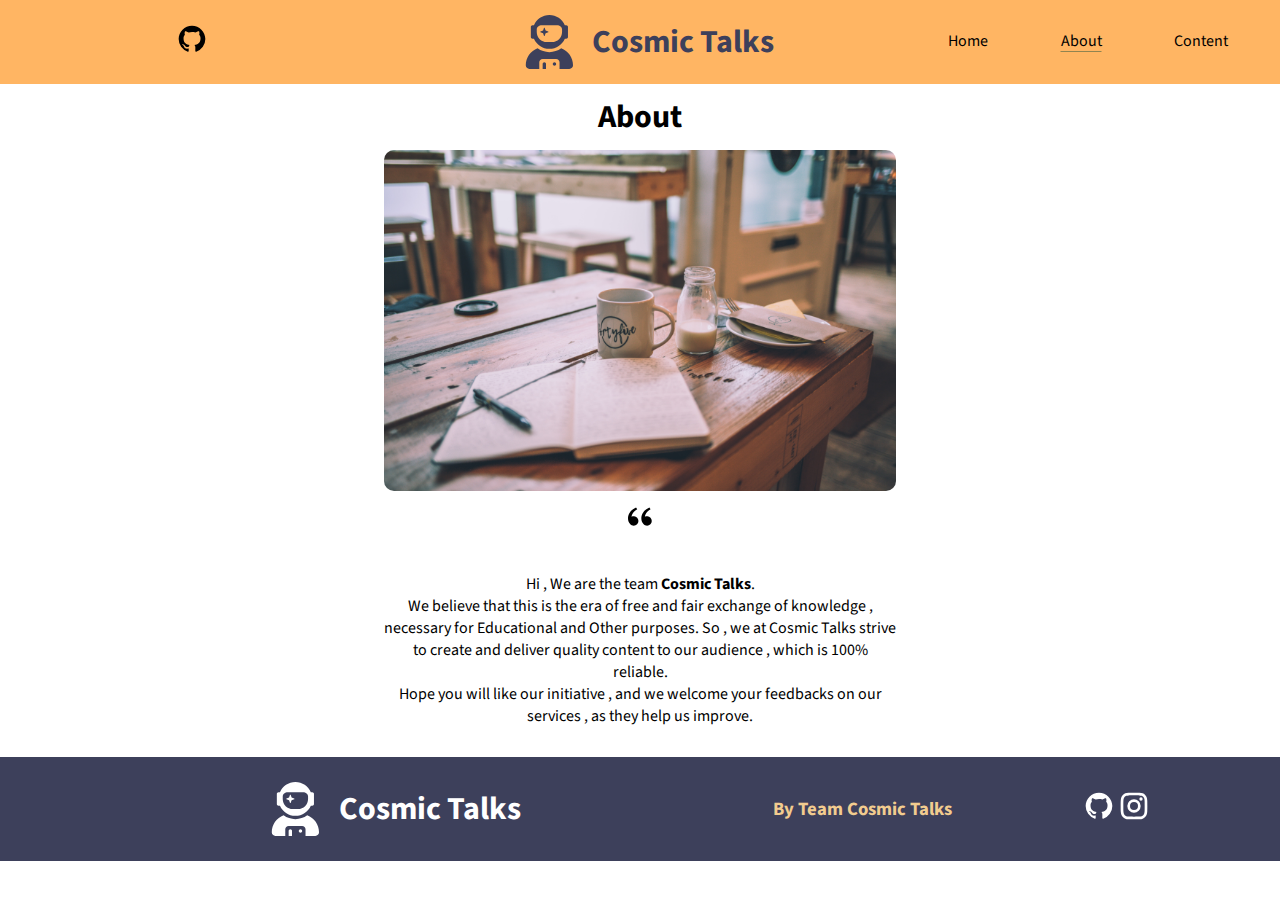
<file: about.html>
<!DOCTYPE html>
<html lang="en">
<head>
    <meta charset="UTF-8">
    <meta http-equiv="X-UA-Compatible" content="IE=edge">
    <meta name="viewport" content="width=device-width, initial-scale=1.0">
    <title>Cosmic Talks</title>
    <link rel="shortcut icon" href="logo.svg" type="image/x-icon">
    <link rel="stylesheet" href="style.css">
</head>
<body>
    <header>
        <div class="git">
            <a href="#"><svg xmlns="http://www.w3.org/2000/svg" viewBox="0 0 24 24" width="32" height="32"><path fill="none" d="M0 0h24v24H0z"/><path d="M12 2C6.475 2 2 6.475 2 12a9.994 9.994 0 0 0 6.838 9.488c.5.087.687-.213.687-.476 0-.237-.013-1.024-.013-1.862-2.512.463-3.162-.612-3.362-1.175-.113-.288-.6-1.175-1.025-1.413-.35-.187-.85-.65-.013-.662.788-.013 1.35.725 1.538 1.025.9 1.512 2.338 1.087 2.912.825.088-.65.35-1.087.638-1.337-2.225-.25-4.55-1.113-4.55-4.938 0-1.088.387-1.987 1.025-2.688-.1-.25-.45-1.275.1-2.65 0 0 .837-.262 2.75 1.026a9.28 9.28 0 0 1 2.5-.338c.85 0 1.7.112 2.5.337 1.912-1.3 2.75-1.024 2.75-1.024.55 1.375.2 2.4.1 2.65.637.7 1.025 1.587 1.025 2.687 0 3.838-2.337 4.688-4.562 4.938.362.312.675.912.675 1.85 0 1.337-.013 2.412-.013 2.75 0 .262.188.574.688.474A10.016 10.016 0 0 0 22 12c0-5.525-4.475-10-10-10z"/></svg></a>
        </div>
        <div class="logo">
            <svg xmlns="http://www.w3.org/2000/svg" viewBox="0 0 448 512"><!--! Font Awesome Pro 6.1.1 by @fontawesome - https://fontawesome.com License - https://fontawesome.com/license (Commercial License) Copyright 2022 Fonticons, Inc. --><path d="M176 448C167.3 448 160 455.3 160 464V512h32v-48C192 455.3 184.8 448 176 448zM272 448c-8.75 0-16 7.25-16 16s7.25 16 16 16s16-7.25 16-16S280.8 448 272 448zM164 172l8.205 24.62c1.215 3.645 6.375 3.645 7.59 0L188 172l24.62-8.203c3.646-1.219 3.646-6.375 0-7.594L188 148L179.8 123.4c-1.215-3.648-6.375-3.648-7.59 0L164 148L139.4 156.2c-3.646 1.219-3.646 6.375 0 7.594L164 172zM336.1 315.4C304 338.6 265.1 352 224 352s-80.03-13.43-112.1-36.59C46.55 340.2 0 403.3 0 477.3C0 496.5 15.52 512 34.66 512H128v-64c0-17.75 14.25-32 32-32h128c17.75 0 32 14.25 32 32v64h93.34C432.5 512 448 496.5 448 477.3C448 403.3 401.5 340.2 336.1 315.4zM64 224h13.5C102.3 280.5 158.4 320 224 320s121.8-39.5 146.5-96H384c8.75 0 16-7.25 16-16v-96C400 103.3 392.8 96 384 96h-13.5C345.8 39.5 289.6 0 224 0S102.3 39.5 77.5 96H64C55.25 96 48 103.3 48 112v96C48 216.8 55.25 224 64 224zM104 136C104 113.9 125.5 96 152 96h144c26.5 0 48 17.88 48 40V160c0 53-43 96-96 96h-48c-53 0-96-43-96-96V136z"/></svg>
            <h1>Cosmic Talks</h1>
        </div>
        <nav>
            <ul>
                <li><a href="index.html">Home</a></li>
                <li><a href="#" class="active">About</a></li>
                <li><a href="content.html">Content</a></li>
            </ul>
        </nav>
    </header>
    <div class="abt">
        <h1>About</h1>
        <img src="about.jpg" alt="Photo by Thom Holmes on Unsplash">
        <svg xmlns="http://www.w3.org/2000/svg" viewBox="0 0 24 24" width="32" height="32"><path fill="none" d="M0 0h24v24H0z"/><path d="M4.583 17.321C3.553 16.227 3 15 3 13.011c0-3.5 2.457-6.637 6.03-8.188l.893 1.378c-3.335 1.804-3.987 4.145-4.247 5.621.537-.278 1.24-.375 1.929-.311 1.804.167 3.226 1.648 3.226 3.489a3.5 3.5 0 0 1-3.5 3.5c-1.073 0-2.099-.49-2.748-1.179zm10 0C13.553 16.227 13 15 13 13.011c0-3.5 2.457-6.637 6.03-8.188l.893 1.378c-3.335 1.804-3.987 4.145-4.247 5.621.537-.278 1.24-.375 1.929-.311 1.804.167 3.226 1.648 3.226 3.489a3.5 3.5 0 0 1-3.5 3.5c-1.073 0-2.099-.49-2.748-1.179z"/></svg>
        <p>
            
            Hi , We are the team <b>Cosmic Talks</b>. <br> We believe that this is the era of free and fair exchange of knowledge , necessary for Educational and Other purposes. So , we at Cosmic Talks strive to create and deliver quality content to our audience  , which is 100% reliable.
            <br>
            Hope you will like our initiative , and we welcome your feedbacks on our services , as they help us improve.
        </p>
    </div>
    <footer>
        <a href="#">
            <div class="logo">
                <svg xmlns="http://www.w3.org/2000/svg" viewBox="0 0 448 512"><!--! Font Awesome Pro 6.1.1 by @fontawesome - https://fontawesome.com License - https://fontawesome.com/license (Commercial License) Copyright 2022 Fonticons, Inc. --><path d="M176 448C167.3 448 160 455.3 160 464V512h32v-48C192 455.3 184.8 448 176 448zM272 448c-8.75 0-16 7.25-16 16s7.25 16 16 16s16-7.25 16-16S280.8 448 272 448zM164 172l8.205 24.62c1.215 3.645 6.375 3.645 7.59 0L188 172l24.62-8.203c3.646-1.219 3.646-6.375 0-7.594L188 148L179.8 123.4c-1.215-3.648-6.375-3.648-7.59 0L164 148L139.4 156.2c-3.646 1.219-3.646 6.375 0 7.594L164 172zM336.1 315.4C304 338.6 265.1 352 224 352s-80.03-13.43-112.1-36.59C46.55 340.2 0 403.3 0 477.3C0 496.5 15.52 512 34.66 512H128v-64c0-17.75 14.25-32 32-32h128c17.75 0 32 14.25 32 32v64h93.34C432.5 512 448 496.5 448 477.3C448 403.3 401.5 340.2 336.1 315.4zM64 224h13.5C102.3 280.5 158.4 320 224 320s121.8-39.5 146.5-96H384c8.75 0 16-7.25 16-16v-96C400 103.3 392.8 96 384 96h-13.5C345.8 39.5 289.6 0 224 0S102.3 39.5 77.5 96H64C55.25 96 48 103.3 48 112v96C48 216.8 55.25 224 64 224zM104 136C104 113.9 125.5 96 152 96h144c26.5 0 48 17.88 48 40V160c0 53-43 96-96 96h-48c-53 0-96-43-96-96V136z"/></svg>
                <h1>Cosmic Talks</h1>
            </div>
        </a>
        <h3>By Team Cosmic Talks</h3>
        <div class="social">
            <a target="_blank" href=""><svg id="gh" xmlns="http://www.w3.org/2000/svg" viewBox="0 0 24 24" width="32" height="32"><path fill="none" d="M0 0h24v24H0z"/><path d="M12 2C6.475 2 2 6.475 2 12a9.994 9.994 0 0 0 6.838 9.488c.5.087.687-.213.687-.476 0-.237-.013-1.024-.013-1.862-2.512.463-3.162-.612-3.362-1.175-.113-.288-.6-1.175-1.025-1.413-.35-.187-.85-.65-.013-.662.788-.013 1.35.725 1.538 1.025.9 1.512 2.338 1.087 2.912.825.088-.65.35-1.087.638-1.337-2.225-.25-4.55-1.113-4.55-4.938 0-1.088.387-1.987 1.025-2.688-.1-.25-.45-1.275.1-2.65 0 0 .837-.262 2.75 1.026a9.28 9.28 0 0 1 2.5-.338c.85 0 1.7.112 2.5.337 1.912-1.3 2.75-1.024 2.75-1.024.55 1.375.2 2.4.1 2.65.637.7 1.025 1.587 1.025 2.687 0 3.838-2.337 4.688-4.562 4.938.362.312.675.912.675 1.85 0 1.337-.013 2.412-.013 2.75 0 .262.188.574.688.474A10.016 10.016 0 0 0 22 12c0-5.525-4.475-10-10-10z" /></svg></a>
            <a target="_blank" href="https://www.instagram.com/cosmic_talks4/?igshid=ZDdkNTZiNTM%3D"><svg id= "ins" xmlns="http://www.w3.org/2000/svg" viewBox="0 0 24 24" width="32" height="32"><path fill="none" d="M0 0h24v24H0z"/><path d="M12 9a3 3 0 1 0 0 6 3 3 0 0 0 0-6zm0-2a5 5 0 1 1 0 10 5 5 0 0 1 0-10zm6.5-.25a1.25 1.25 0 0 1-2.5 0 1.25 1.25 0 0 1 2.5 0zM12 4c-2.474 0-2.878.007-4.029.058-.784.037-1.31.142-1.798.332-.434.168-.747.369-1.08.703a2.89 2.89 0 0 0-.704 1.08c-.19.49-.295 1.015-.331 1.798C4.006 9.075 4 9.461 4 12c0 2.474.007 2.878.058 4.029.037.783.142 1.31.331 1.797.17.435.37.748.702 1.08.337.336.65.537 1.08.703.494.191 1.02.297 1.8.333C9.075 19.994 9.461 20 12 20c2.474 0 2.878-.007 4.029-.058.782-.037 1.309-.142 1.797-.331.433-.169.748-.37 1.08-.702.337-.337.538-.65.704-1.08.19-.493.296-1.02.332-1.8.052-1.104.058-1.49.058-4.029 0-2.474-.007-2.878-.058-4.029-.037-.782-.142-1.31-.332-1.798a2.911 2.911 0 0 0-.703-1.08 2.884 2.884 0 0 0-1.08-.704c-.49-.19-1.016-.295-1.798-.331C14.925 4.006 14.539 4 12 4zm0-2c2.717 0 3.056.01 4.122.06 1.065.05 1.79.217 2.428.465.66.254 1.216.598 1.772 1.153a4.908 4.908 0 0 1 1.153 1.772c.247.637.415 1.363.465 2.428.047 1.066.06 1.405.06 4.122 0 2.717-.01 3.056-.06 4.122-.05 1.065-.218 1.79-.465 2.428a4.883 4.883 0 0 1-1.153 1.772 4.915 4.915 0 0 1-1.772 1.153c-.637.247-1.363.415-2.428.465-1.066.047-1.405.06-4.122.06-2.717 0-3.056-.01-4.122-.06-1.065-.05-1.79-.218-2.428-.465a4.89 4.89 0 0 1-1.772-1.153 4.904 4.904 0 0 1-1.153-1.772c-.248-.637-.415-1.363-.465-2.428C2.013 15.056 2 14.717 2 12c0-2.717.01-3.056.06-4.122.05-1.066.217-1.79.465-2.428a4.88 4.88 0 0 1 1.153-1.772A4.897 4.897 0 0 1 5.45 2.525c.638-.248 1.362-.415 2.428-.465C8.944 2.013 9.283 2 12 2z"/></svg></a>
        </div>
    </footer>
</body>
</html>
</file>
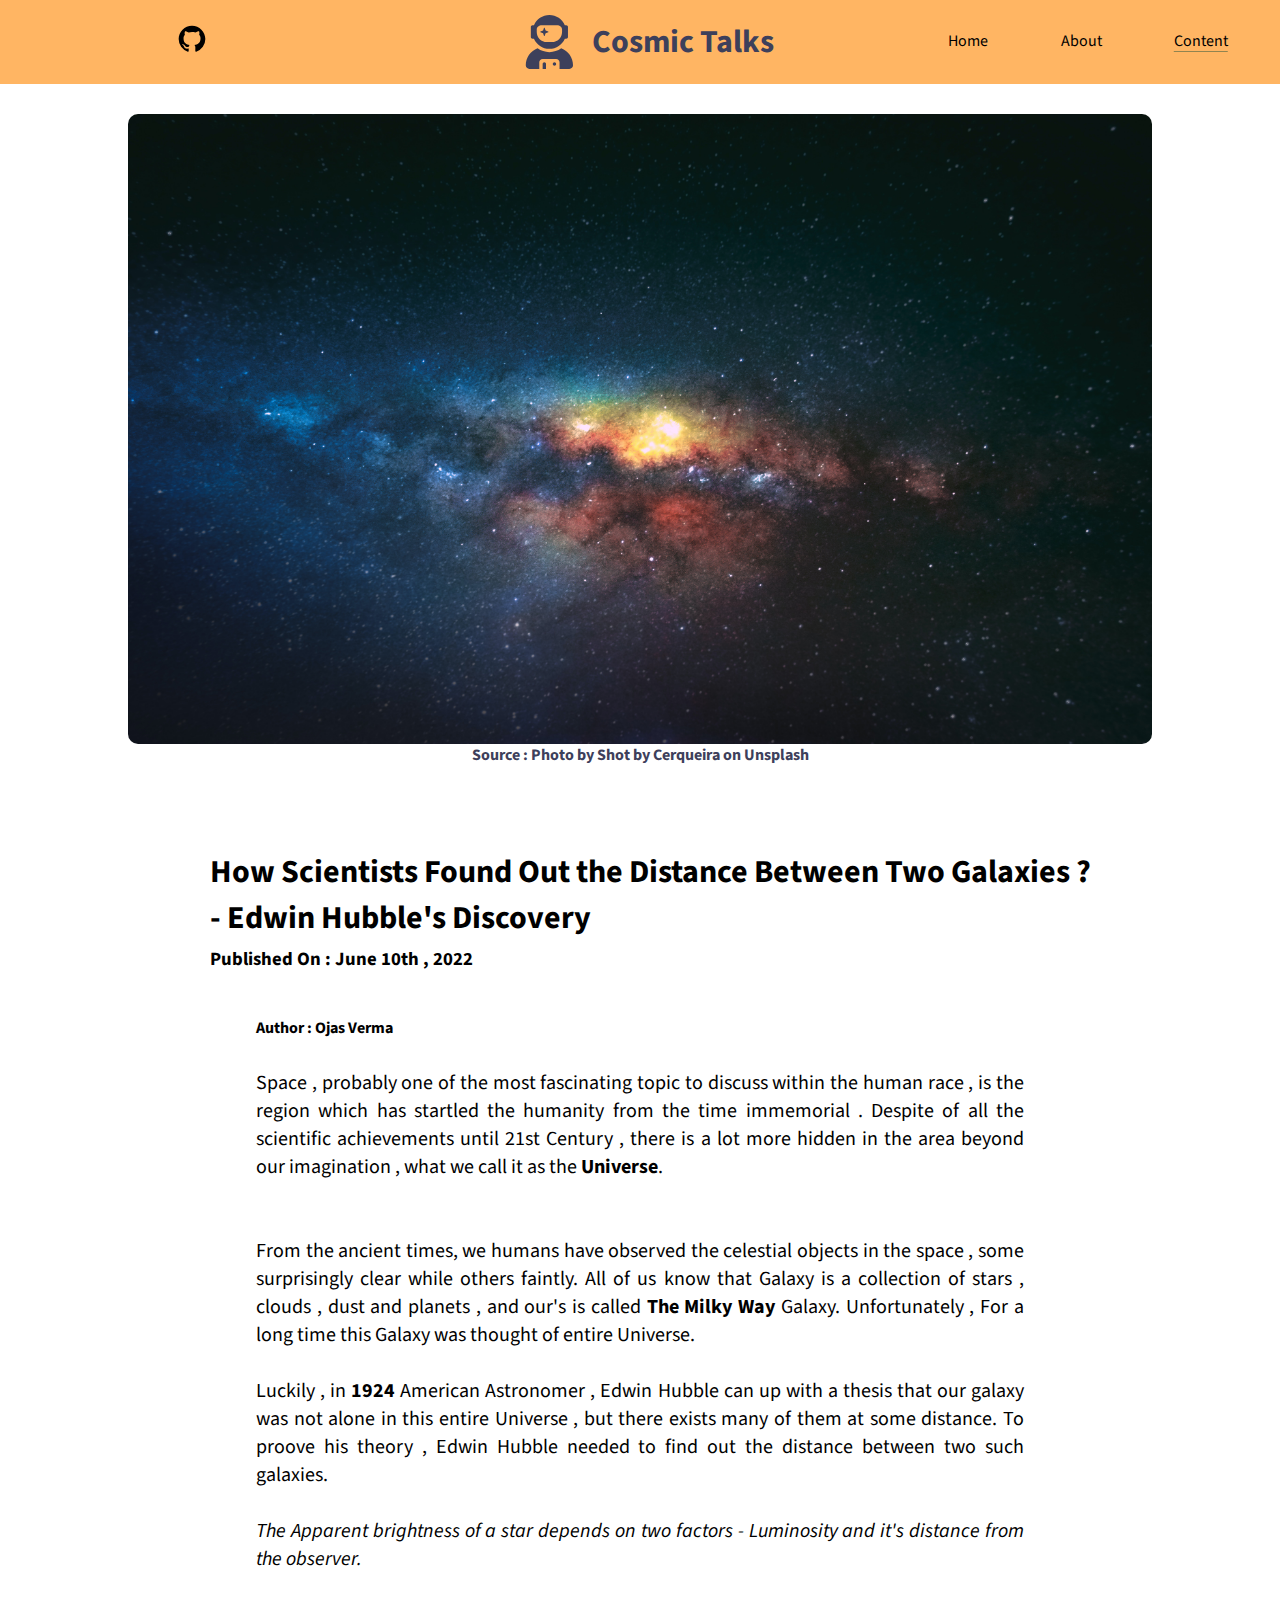
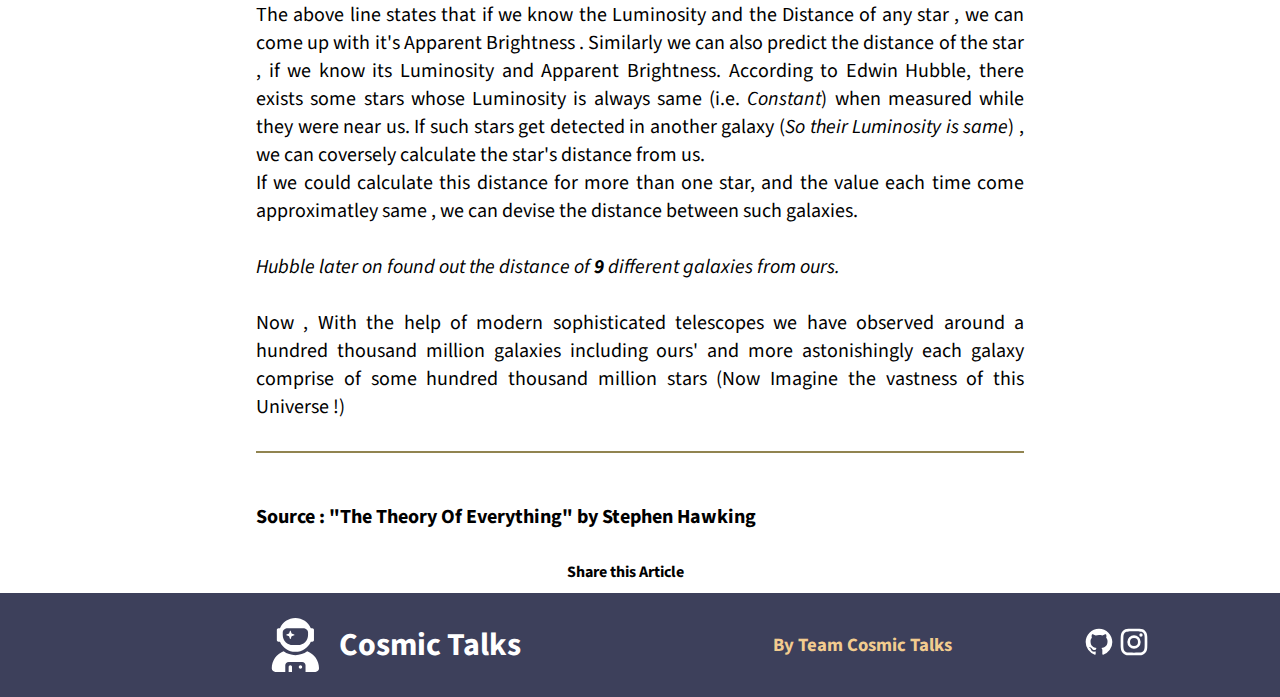
<file: blog_1.html>
<!DOCTYPE html>
<html lang="en">

<head>
    <meta charset="UTF-8">
    <meta http-equiv="X-UA-Compatible" content="IE=edge">
    <meta name="description" content="Ever Wondered how the Scientists have Discovered the distance between two distinct Galaxies ? Well we have discussed this question in this Article.">
    <meta name="keywords" content="Galaxy ,Ojas Verma, Cosmic Talks, Cosmology, Space, Universe , Edwin Hubble, Hubble, blog, distance ">
    <meta name="robots" content="INDEX,FOLLOW">
    <meta name="viewport" content="width=device-width, initial-scale=1.0">
    <title>How Scientists Found Out the Distance Between Two Galaxies | Cosmic Talks</title>
    <link rel="shortcut icon" href="logo.svg" type="image/x-icon">
    <link rel="stylesheet" href="style.css">
</head>

<body>
    <header>
        <div class="git">
            <a href="#"><svg xmlns="http://www.w3.org/2000/svg" viewBox="0 0 24 24" width="32" height="32">
                    <path fill="none" d="M0 0h24v24H0z" />
                    <path
                        d="M12 2C6.475 2 2 6.475 2 12a9.994 9.994 0 0 0 6.838 9.488c.5.087.687-.213.687-.476 0-.237-.013-1.024-.013-1.862-2.512.463-3.162-.612-3.362-1.175-.113-.288-.6-1.175-1.025-1.413-.35-.187-.85-.65-.013-.662.788-.013 1.35.725 1.538 1.025.9 1.512 2.338 1.087 2.912.825.088-.65.35-1.087.638-1.337-2.225-.25-4.55-1.113-4.55-4.938 0-1.088.387-1.987 1.025-2.688-.1-.25-.45-1.275.1-2.65 0 0 .837-.262 2.75 1.026a9.28 9.28 0 0 1 2.5-.338c.85 0 1.7.112 2.5.337 1.912-1.3 2.75-1.024 2.75-1.024.55 1.375.2 2.4.1 2.65.637.7 1.025 1.587 1.025 2.687 0 3.838-2.337 4.688-4.562 4.938.362.312.675.912.675 1.85 0 1.337-.013 2.412-.013 2.75 0 .262.188.574.688.474A10.016 10.016 0 0 0 22 12c0-5.525-4.475-10-10-10z" />
                </svg></a>
        </div>
        <div class="logo">
            <svg xmlns="http://www.w3.org/2000/svg" viewBox="0 0 448 512">
                <!--! Font Awesome Pro 6.1.1 by @fontawesome - https://fontawesome.com License - https://fontawesome.com/license (Commercial License) Copyright 2022 Fonticons, Inc. -->
                <path
                    d="M176 448C167.3 448 160 455.3 160 464V512h32v-48C192 455.3 184.8 448 176 448zM272 448c-8.75 0-16 7.25-16 16s7.25 16 16 16s16-7.25 16-16S280.8 448 272 448zM164 172l8.205 24.62c1.215 3.645 6.375 3.645 7.59 0L188 172l24.62-8.203c3.646-1.219 3.646-6.375 0-7.594L188 148L179.8 123.4c-1.215-3.648-6.375-3.648-7.59 0L164 148L139.4 156.2c-3.646 1.219-3.646 6.375 0 7.594L164 172zM336.1 315.4C304 338.6 265.1 352 224 352s-80.03-13.43-112.1-36.59C46.55 340.2 0 403.3 0 477.3C0 496.5 15.52 512 34.66 512H128v-64c0-17.75 14.25-32 32-32h128c17.75 0 32 14.25 32 32v64h93.34C432.5 512 448 496.5 448 477.3C448 403.3 401.5 340.2 336.1 315.4zM64 224h13.5C102.3 280.5 158.4 320 224 320s121.8-39.5 146.5-96H384c8.75 0 16-7.25 16-16v-96C400 103.3 392.8 96 384 96h-13.5C345.8 39.5 289.6 0 224 0S102.3 39.5 77.5 96H64C55.25 96 48 103.3 48 112v96C48 216.8 55.25 224 64 224zM104 136C104 113.9 125.5 96 152 96h144c26.5 0 48 17.88 48 40V160c0 53-43 96-96 96h-48c-53 0-96-43-96-96V136z" />
            </svg>
            <h1>Cosmic Talks</h1>
        </div>
        <nav>
            <ul>
                <li><a href="index.html">Home</a></li>
                <li><a href="about.html">About</a></li>
                <li><a href="content.html" class="active">Content</a></li>
            </ul>
        </nav>
    </header>
    <div class="blog-hero">
        <img src="blog-1.jpg" alt="blog-1">
        <h4>Source : Photo by Shot by Cerqueira on Unsplash</h4>
    </div>
    <div class="blog-cont">
        <div class="title">
            <h1>How Scientists Found Out the Distance Between Two Galaxies ? <br> - Edwin Hubble's Discovery</h1>
            <h3>Published On : June 10th , 2022 </h3>
        </div>
        <div class="author">
            <h4>Author : Ojas Verma</h4>
        </div>
        <div class="text">
            <p>
                Space , probably one of the most fascinating topic to discuss within the human race , is the region
                which has startled the humanity from the time immemorial . Despite of all the scientific achievements
                until 21st Century , there is a lot more hidden in the area beyond our imagination , what we call it as
                the <b>Universe</b>.
                <br><br><br>
                From the ancient times, we humans have observed the celestial objects in the space , some surprisingly
                clear while others faintly. All of us know that Galaxy is a collection of stars , clouds , dust and
                planets , and our's is called <b>The Milky Way</b> Galaxy. Unfortunately , For a long time this Galaxy
                was thought of entire Universe.<br><br>
                Luckily , in <b>1924</b> American Astronomer , Edwin Hubble can up with a thesis that our galaxy was not
                alone in this entire Universe , but there exists many of them at some distance. To proove his theory ,
                Edwin Hubble needed to find out the distance between two such galaxies. <br>
                <br><i>The Apparent brightness of a star depends on two factors - Luminosity and it's distance from the
                    observer.</i><br><br>
                The above line states that if we know the Luminosity and the Distance of any star , we can come up with
                it's Apparent Brightness . Similarly we can also predict the distance of the star , if we know its
                Luminosity and Apparent Brightness. According to Edwin Hubble, there exists some stars whose Luminosity
                is always same (i.e. <i>Constant</i>) when measured while they were near us.
                If such stars get detected in another galaxy (<i>So their Luminosity is same</i>) , we can coversely
                calculate the star's distance from us. <br>
                If we could calculate this distance for more than one star, and the value each time come approximatley
                same , we can devise the distance between such galaxies. <br><br>
                <i>
                    Hubble later on found out the distance of <b>9</b> different galaxies from ours. </i>
                <br><br>
                Now , With the help of modern sophisticated telescopes we have observed around a hundred thousand
                million galaxies including ours' and more astonishingly each galaxy comprise of some hundred thousand
                million stars (Now Imagine the vastness of this Universe !)
            </p>
        </div>
        <div class="source">
            <h4>Source : "The Theory Of Everything" by Stephen Hawking</h4>
        </div>
        <div class="share">
            <h4>Share this Article</h4>
            <div class="a2a_kit a2a_kit_size_32 a2a_default_style">
                <a class="a2a_button_facebook" href="#" ></a>
                <a class="a2a_button_whatsapp" href="#" ></a>
            </div>
            <script async src="https://static.addtoany.com/menu/page.js"></script>
        </div>
    </div>
    <footer>
        <a href="#">
            <div class="logo">
                <svg xmlns="http://www.w3.org/2000/svg" viewBox="0 0 448 512"><!--! Font Awesome Pro 6.1.1 by @fontawesome - https://fontawesome.com License - https://fontawesome.com/license (Commercial License) Copyright 2022 Fonticons, Inc. --><path d="M176 448C167.3 448 160 455.3 160 464V512h32v-48C192 455.3 184.8 448 176 448zM272 448c-8.75 0-16 7.25-16 16s7.25 16 16 16s16-7.25 16-16S280.8 448 272 448zM164 172l8.205 24.62c1.215 3.645 6.375 3.645 7.59 0L188 172l24.62-8.203c3.646-1.219 3.646-6.375 0-7.594L188 148L179.8 123.4c-1.215-3.648-6.375-3.648-7.59 0L164 148L139.4 156.2c-3.646 1.219-3.646 6.375 0 7.594L164 172zM336.1 315.4C304 338.6 265.1 352 224 352s-80.03-13.43-112.1-36.59C46.55 340.2 0 403.3 0 477.3C0 496.5 15.52 512 34.66 512H128v-64c0-17.75 14.25-32 32-32h128c17.75 0 32 14.25 32 32v64h93.34C432.5 512 448 496.5 448 477.3C448 403.3 401.5 340.2 336.1 315.4zM64 224h13.5C102.3 280.5 158.4 320 224 320s121.8-39.5 146.5-96H384c8.75 0 16-7.25 16-16v-96C400 103.3 392.8 96 384 96h-13.5C345.8 39.5 289.6 0 224 0S102.3 39.5 77.5 96H64C55.25 96 48 103.3 48 112v96C48 216.8 55.25 224 64 224zM104 136C104 113.9 125.5 96 152 96h144c26.5 0 48 17.88 48 40V160c0 53-43 96-96 96h-48c-53 0-96-43-96-96V136z"/></svg>
                <h1>Cosmic Talks</h1>
            </div>
        </a>
        <h3>By Team Cosmic Talks</h3>
        <div class="social">
            <a target="_blank" href=""><svg id="gh" xmlns="http://www.w3.org/2000/svg" viewBox="0 0 24 24" width="32" height="32"><path fill="none" d="M0 0h24v24H0z"/><path d="M12 2C6.475 2 2 6.475 2 12a9.994 9.994 0 0 0 6.838 9.488c.5.087.687-.213.687-.476 0-.237-.013-1.024-.013-1.862-2.512.463-3.162-.612-3.362-1.175-.113-.288-.6-1.175-1.025-1.413-.35-.187-.85-.65-.013-.662.788-.013 1.35.725 1.538 1.025.9 1.512 2.338 1.087 2.912.825.088-.65.35-1.087.638-1.337-2.225-.25-4.55-1.113-4.55-4.938 0-1.088.387-1.987 1.025-2.688-.1-.25-.45-1.275.1-2.65 0 0 .837-.262 2.75 1.026a9.28 9.28 0 0 1 2.5-.338c.85 0 1.7.112 2.5.337 1.912-1.3 2.75-1.024 2.75-1.024.55 1.375.2 2.4.1 2.65.637.7 1.025 1.587 1.025 2.687 0 3.838-2.337 4.688-4.562 4.938.362.312.675.912.675 1.85 0 1.337-.013 2.412-.013 2.75 0 .262.188.574.688.474A10.016 10.016 0 0 0 22 12c0-5.525-4.475-10-10-10z" /></svg></a>
            <a target="_blank" href="https://www.instagram.com/cosmic_talks4/?igshid=ZDdkNTZiNTM%3D"><svg id= "ins" xmlns="http://www.w3.org/2000/svg" viewBox="0 0 24 24" width="32" height="32"><path fill="none" d="M0 0h24v24H0z"/><path d="M12 9a3 3 0 1 0 0 6 3 3 0 0 0 0-6zm0-2a5 5 0 1 1 0 10 5 5 0 0 1 0-10zm6.5-.25a1.25 1.25 0 0 1-2.5 0 1.25 1.25 0 0 1 2.5 0zM12 4c-2.474 0-2.878.007-4.029.058-.784.037-1.31.142-1.798.332-.434.168-.747.369-1.08.703a2.89 2.89 0 0 0-.704 1.08c-.19.49-.295 1.015-.331 1.798C4.006 9.075 4 9.461 4 12c0 2.474.007 2.878.058 4.029.037.783.142 1.31.331 1.797.17.435.37.748.702 1.08.337.336.65.537 1.08.703.494.191 1.02.297 1.8.333C9.075 19.994 9.461 20 12 20c2.474 0 2.878-.007 4.029-.058.782-.037 1.309-.142 1.797-.331.433-.169.748-.37 1.08-.702.337-.337.538-.65.704-1.08.19-.493.296-1.02.332-1.8.052-1.104.058-1.49.058-4.029 0-2.474-.007-2.878-.058-4.029-.037-.782-.142-1.31-.332-1.798a2.911 2.911 0 0 0-.703-1.08 2.884 2.884 0 0 0-1.08-.704c-.49-.19-1.016-.295-1.798-.331C14.925 4.006 14.539 4 12 4zm0-2c2.717 0 3.056.01 4.122.06 1.065.05 1.79.217 2.428.465.66.254 1.216.598 1.772 1.153a4.908 4.908 0 0 1 1.153 1.772c.247.637.415 1.363.465 2.428.047 1.066.06 1.405.06 4.122 0 2.717-.01 3.056-.06 4.122-.05 1.065-.218 1.79-.465 2.428a4.883 4.883 0 0 1-1.153 1.772 4.915 4.915 0 0 1-1.772 1.153c-.637.247-1.363.415-2.428.465-1.066.047-1.405.06-4.122.06-2.717 0-3.056-.01-4.122-.06-1.065-.05-1.79-.218-2.428-.465a4.89 4.89 0 0 1-1.772-1.153 4.904 4.904 0 0 1-1.153-1.772c-.248-.637-.415-1.363-.465-2.428C2.013 15.056 2 14.717 2 12c0-2.717.01-3.056.06-4.122.05-1.066.217-1.79.465-2.428a4.88 4.88 0 0 1 1.153-1.772A4.897 4.897 0 0 1 5.45 2.525c.638-.248 1.362-.415 2.428-.465C8.944 2.013 9.283 2 12 2z"/></svg></a>
        </div>
    </footer>
</body>

</html>
</file>
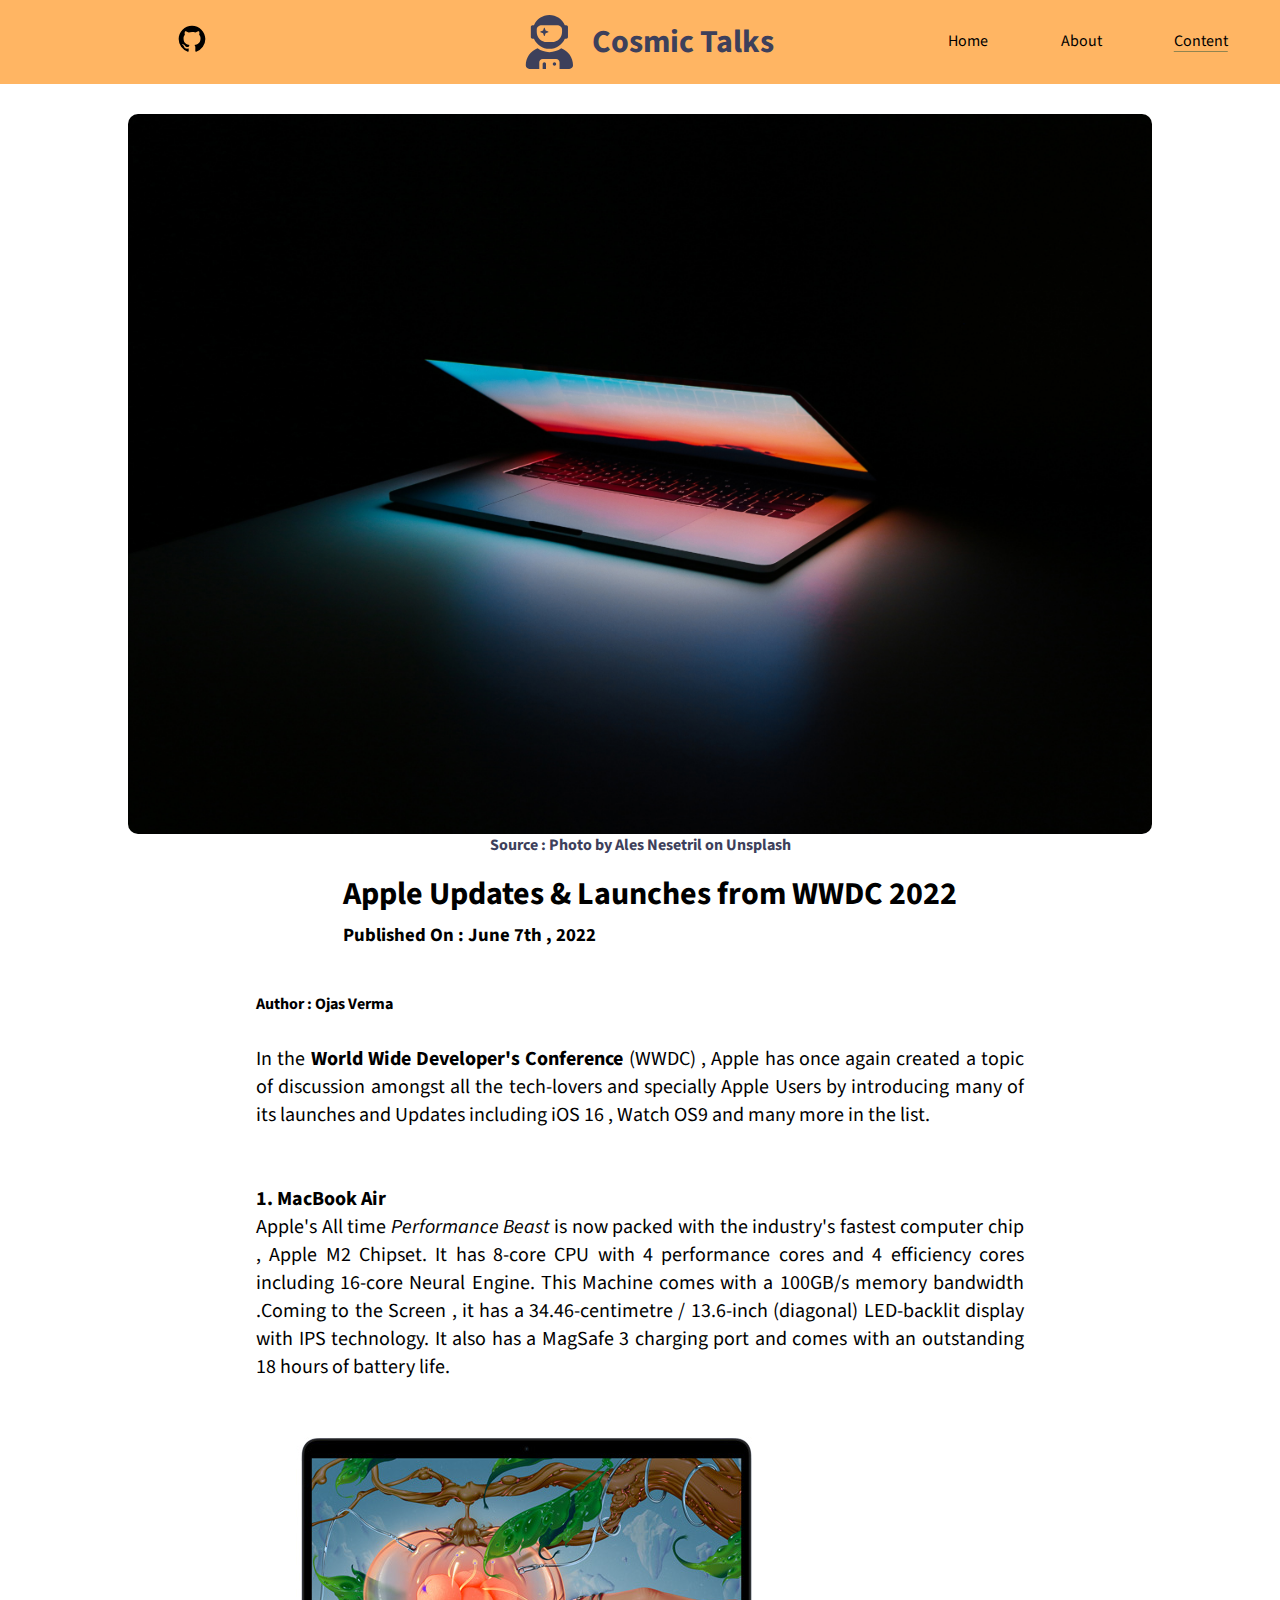
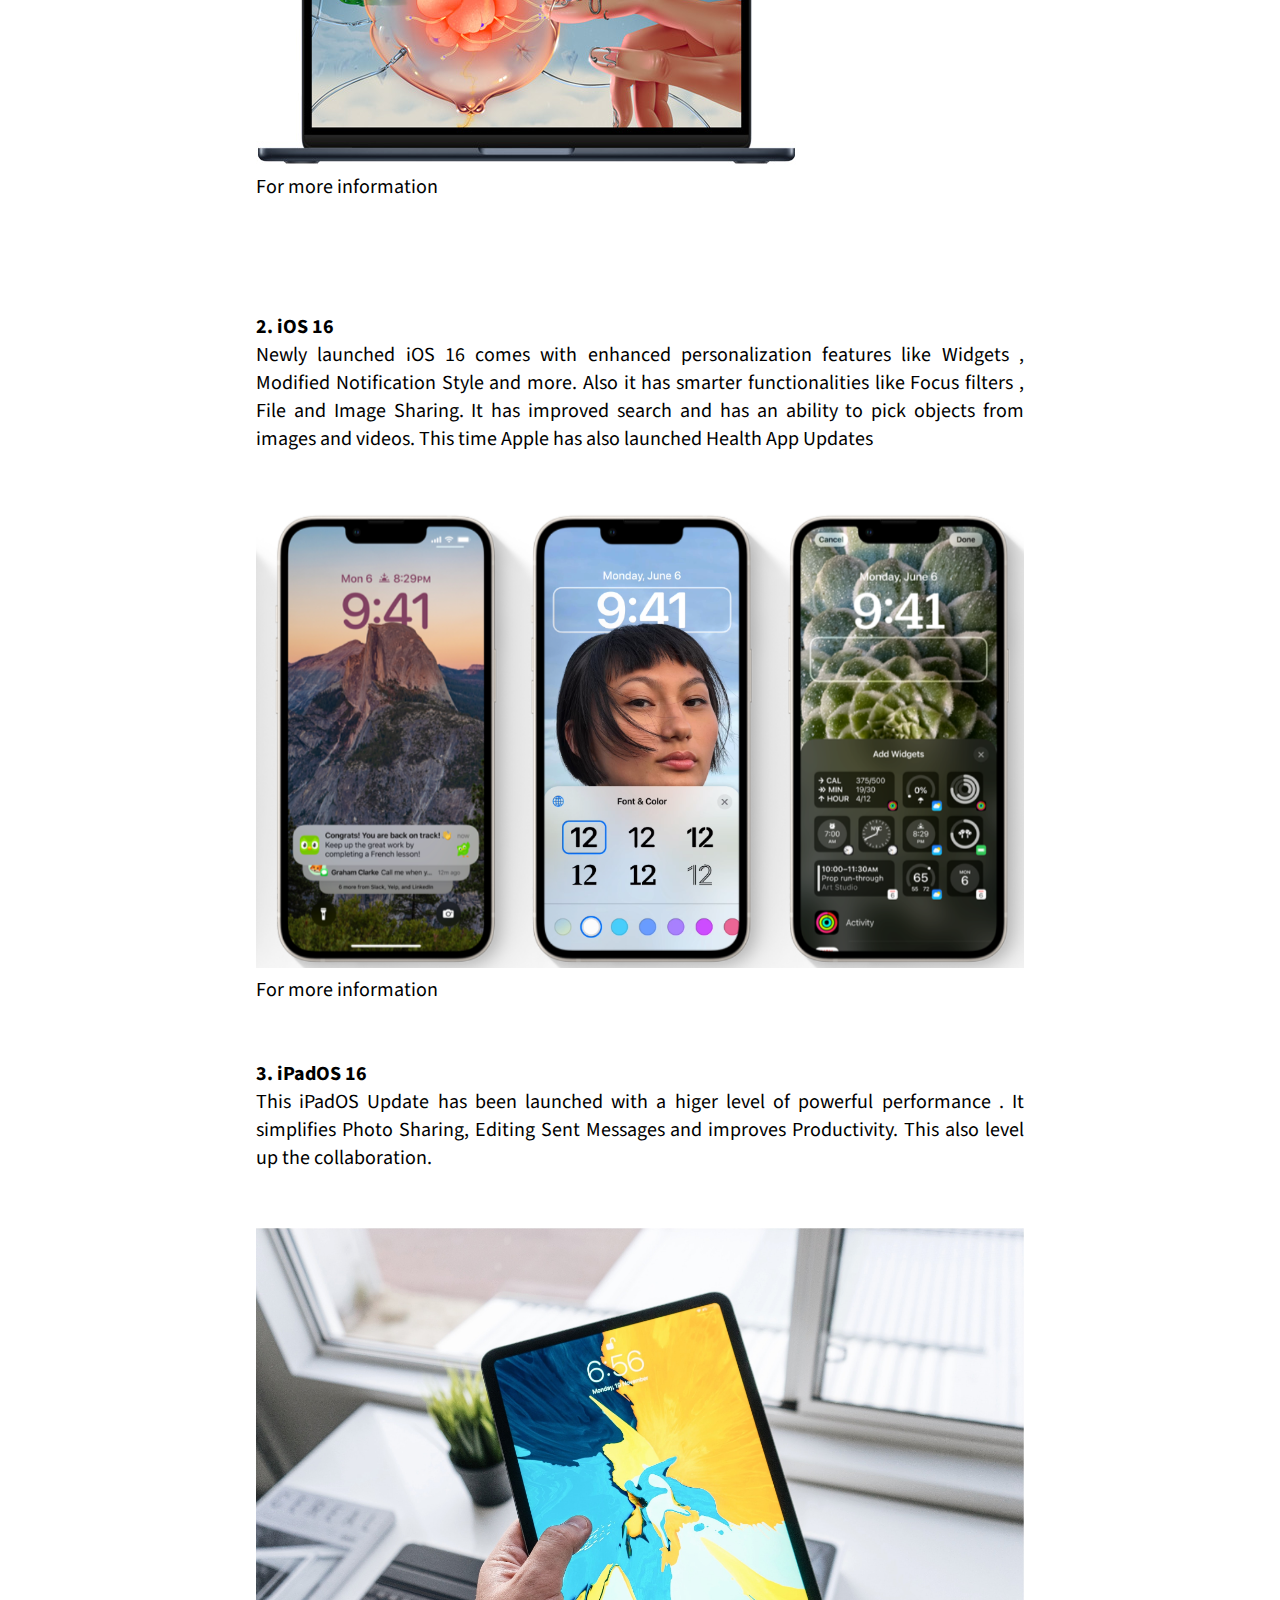
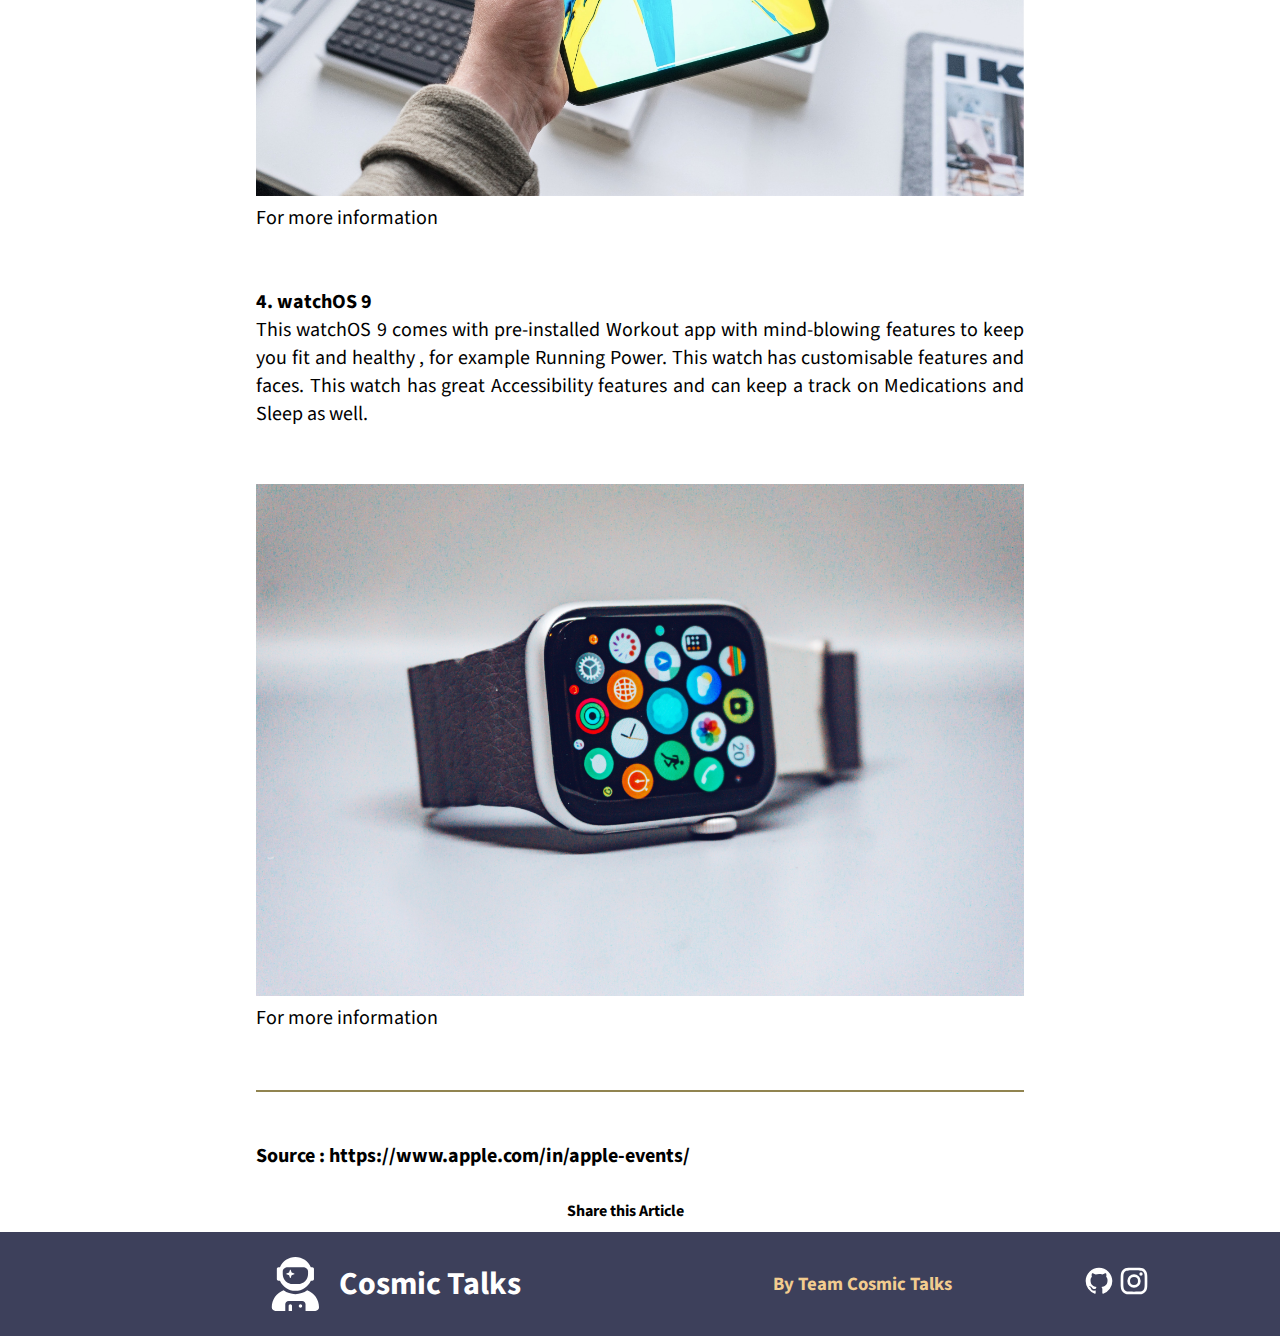
<file: blog_2.html>
<!DOCTYPE html>
<html lang="en">

<head>
    <meta charset="UTF-8">
    <meta http-equiv="X-UA-Compatible" content="IE=edge">
    <meta name="viewport" content="width=device-width, initial-scale=1.0">
    <meta name="description" content="This Blog highlights the launches and updates from Apple's WWDC 2022 Event.">
    <meta name="keywords" content="Apple, Blog, WWDC, 2022,macbook, M2 Chip , Ojas Verma , Ipad, Apple Watch">
    <meta name="robots" content="INDEX,FOLLOW">
    <title>Apple Updates & Launches from WWDC 2022  | Cosmic Talks</title>
    <link rel="shortcut icon" href="logo.svg" type="image/x-icon">
    <link rel="stylesheet" href="style.css">
</head>

<body>
    <header>
        <div class="git">
            <a href="#"><svg xmlns="http://www.w3.org/2000/svg" viewBox="0 0 24 24" width="32" height="32">
                    <path fill="none" d="M0 0h24v24H0z" />
                    <path
                        d="M12 2C6.475 2 2 6.475 2 12a9.994 9.994 0 0 0 6.838 9.488c.5.087.687-.213.687-.476 0-.237-.013-1.024-.013-1.862-2.512.463-3.162-.612-3.362-1.175-.113-.288-.6-1.175-1.025-1.413-.35-.187-.85-.65-.013-.662.788-.013 1.35.725 1.538 1.025.9 1.512 2.338 1.087 2.912.825.088-.65.35-1.087.638-1.337-2.225-.25-4.55-1.113-4.55-4.938 0-1.088.387-1.987 1.025-2.688-.1-.25-.45-1.275.1-2.65 0 0 .837-.262 2.75 1.026a9.28 9.28 0 0 1 2.5-.338c.85 0 1.7.112 2.5.337 1.912-1.3 2.75-1.024 2.75-1.024.55 1.375.2 2.4.1 2.65.637.7 1.025 1.587 1.025 2.687 0 3.838-2.337 4.688-4.562 4.938.362.312.675.912.675 1.85 0 1.337-.013 2.412-.013 2.75 0 .262.188.574.688.474A10.016 10.016 0 0 0 22 12c0-5.525-4.475-10-10-10z" />
                </svg></a>
        </div>
        <div class="logo">
            <svg xmlns="http://www.w3.org/2000/svg" viewBox="0 0 448 512">
                <!--! Font Awesome Pro 6.1.1 by @fontawesome - https://fontawesome.com License - https://fontawesome.com/license (Commercial License) Copyright 2022 Fonticons, Inc. -->
                <path
                    d="M176 448C167.3 448 160 455.3 160 464V512h32v-48C192 455.3 184.8 448 176 448zM272 448c-8.75 0-16 7.25-16 16s7.25 16 16 16s16-7.25 16-16S280.8 448 272 448zM164 172l8.205 24.62c1.215 3.645 6.375 3.645 7.59 0L188 172l24.62-8.203c3.646-1.219 3.646-6.375 0-7.594L188 148L179.8 123.4c-1.215-3.648-6.375-3.648-7.59 0L164 148L139.4 156.2c-3.646 1.219-3.646 6.375 0 7.594L164 172zM336.1 315.4C304 338.6 265.1 352 224 352s-80.03-13.43-112.1-36.59C46.55 340.2 0 403.3 0 477.3C0 496.5 15.52 512 34.66 512H128v-64c0-17.75 14.25-32 32-32h128c17.75 0 32 14.25 32 32v64h93.34C432.5 512 448 496.5 448 477.3C448 403.3 401.5 340.2 336.1 315.4zM64 224h13.5C102.3 280.5 158.4 320 224 320s121.8-39.5 146.5-96H384c8.75 0 16-7.25 16-16v-96C400 103.3 392.8 96 384 96h-13.5C345.8 39.5 289.6 0 224 0S102.3 39.5 77.5 96H64C55.25 96 48 103.3 48 112v96C48 216.8 55.25 224 64 224zM104 136C104 113.9 125.5 96 152 96h144c26.5 0 48 17.88 48 40V160c0 53-43 96-96 96h-48c-53 0-96-43-96-96V136z" />
            </svg>
            <h1>Cosmic Talks</h1>
        </div>
        <nav>
            <ul>
                <li><a href="index.html">Home</a></li>
                <li><a href="about.html">About</a></li>
                <li><a href="content.html" class="active">Content</a></li>
            </ul>
        </nav>
    </header>
    <div class="blog-hero" style="height: max-content;">
        <img src="blog-2.jpg" alt="blog-2" style="height: 80vh;">
        <h4>Source : Photo by Ales Nesetril on Unsplash</a>
    </div>
    <div class="blog-cont">
        <div class="title">
            <h1>Apple Updates & Launches from WWDC 2022 </h1>
            <h3>Published On : June 7th , 2022 </h3>
        </div>
        <div class="author">
            <h4>Author : Ojas Verma</h4>
        </div>
        <div class="text">
            <p>
                In the <b> World Wide Developer's Conference</b> (WWDC) , Apple has once again created a topic of discussion amongst all the tech-lovers and specially Apple Users by introducing many of its launches and Updates including iOS 16 , Watch OS9 and many more in the list. 
                <br><br><br>
                <b>1. MacBook Air</b><br>
                Apple's All time <i>Performance Beast</i> is now packed with the industry's fastest computer chip , Apple M2 Chipset. It has 8-core CPU with 4 performance cores and 4 efficiency cores including 16-core Neural Engine. This Machine comes with a 100GB/s memory bandwidth .Coming to the Screen , it has a 34.46-centimetre / 13.6-inch (diagonal) LED-backlit display with IPS technology. It also has a MagSafe 3 charging port and comes with an outstanding 18 hours of battery life.
                <br>
                <br><br>
                <img src="mac.jpg" alt="MacBook"><br>
                <a href="https://www.apple.com/in/macbook-air-m2/specs/">For more information</a>
                <br>
                <br>
                <br><br><br>
                <b>2. iOS 16</b><br>
                Newly launched iOS 16 comes with enhanced personalization features like Widgets , Modified Notification Style and more. Also it has smarter functionalities like Focus filters , File and Image Sharing. It has improved search and has an ability to pick objects from images and videos. This time Apple has also launched Health App Updates
                <br>
                <br><br>
                <img src="ios.PNG" alt="Photo by Henry Ascroft on Unsplash" style="width: 60vw;"><br>
                <a href="https://www.apple.com/in/ios/ios-16-preview/">For more information</a>
                <br>
                <br>
                <br>
                <b>3. iPadOS 16 </b><br>
                This iPadOS Update has been launched with a higer level of powerful performance . It simplifies Photo Sharing, Editing Sent Messages and improves Productivity. This also level up the collaboration.
                <br>
                <br><br>
                <img src="ipad.jpg" alt="iPadOS16" style="width: 60vw;"><br>
                <a href="https://www.apple.com/in/ipados/ipados-16-preview/">For more information</a>
                <br>
                <br>
                <br>
                <b>4. watchOS 9 </b><br>
                This watchOS 9 comes with pre-installed Workout app with mind-blowing features to keep you fit and healthy , for example Running Power. This watch has customisable features and faces. This watch has great Accessibility features and can keep a track on Medications and Sleep as well.
                <br>
                <br><br>
                <img src="watch.jpg" alt="Photo by Simon Daoudi on Unsplash" style="width: 60vw;"><br>
                <a href="https://www.apple.com/in/watchos/watchos-preview/">For more information</a>
                <br>
                <br>
            </p>
        </div>
        <div class="source">
            <h4>Source : https://www.apple.com/in/apple-events/</h4>
        </div>
        <div class="share">
            <h4>Share this Article</h4>
            <div class="a2a_kit a2a_kit_size_32 a2a_default_style">
                <a class="a2a_button_facebook" href="#" ></a>
                <a class="a2a_button_whatsapp" href="#" ></a>
            </div>
            <script async src="https://static.addtoany.com/menu/page.js"></script>
        </div>
    </div>
    <footer>
        <a href="#">
            <div class="logo">
                <svg xmlns="http://www.w3.org/2000/svg" viewBox="0 0 448 512"><!--! Font Awesome Pro 6.1.1 by @fontawesome - https://fontawesome.com License - https://fontawesome.com/license (Commercial License) Copyright 2022 Fonticons, Inc. --><path d="M176 448C167.3 448 160 455.3 160 464V512h32v-48C192 455.3 184.8 448 176 448zM272 448c-8.75 0-16 7.25-16 16s7.25 16 16 16s16-7.25 16-16S280.8 448 272 448zM164 172l8.205 24.62c1.215 3.645 6.375 3.645 7.59 0L188 172l24.62-8.203c3.646-1.219 3.646-6.375 0-7.594L188 148L179.8 123.4c-1.215-3.648-6.375-3.648-7.59 0L164 148L139.4 156.2c-3.646 1.219-3.646 6.375 0 7.594L164 172zM336.1 315.4C304 338.6 265.1 352 224 352s-80.03-13.43-112.1-36.59C46.55 340.2 0 403.3 0 477.3C0 496.5 15.52 512 34.66 512H128v-64c0-17.75 14.25-32 32-32h128c17.75 0 32 14.25 32 32v64h93.34C432.5 512 448 496.5 448 477.3C448 403.3 401.5 340.2 336.1 315.4zM64 224h13.5C102.3 280.5 158.4 320 224 320s121.8-39.5 146.5-96H384c8.75 0 16-7.25 16-16v-96C400 103.3 392.8 96 384 96h-13.5C345.8 39.5 289.6 0 224 0S102.3 39.5 77.5 96H64C55.25 96 48 103.3 48 112v96C48 216.8 55.25 224 64 224zM104 136C104 113.9 125.5 96 152 96h144c26.5 0 48 17.88 48 40V160c0 53-43 96-96 96h-48c-53 0-96-43-96-96V136z"/></svg>
                <h1>Cosmic Talks</h1>
            </div>
        </a>
        <h3>By Team Cosmic Talks</h3>
        <div class="social">
            <a target="_blank" href=""><svg id="gh" xmlns="http://www.w3.org/2000/svg" viewBox="0 0 24 24" width="32" height="32"><path fill="none" d="M0 0h24v24H0z"/><path d="M12 2C6.475 2 2 6.475 2 12a9.994 9.994 0 0 0 6.838 9.488c.5.087.687-.213.687-.476 0-.237-.013-1.024-.013-1.862-2.512.463-3.162-.612-3.362-1.175-.113-.288-.6-1.175-1.025-1.413-.35-.187-.85-.65-.013-.662.788-.013 1.35.725 1.538 1.025.9 1.512 2.338 1.087 2.912.825.088-.65.35-1.087.638-1.337-2.225-.25-4.55-1.113-4.55-4.938 0-1.088.387-1.987 1.025-2.688-.1-.25-.45-1.275.1-2.65 0 0 .837-.262 2.75 1.026a9.28 9.28 0 0 1 2.5-.338c.85 0 1.7.112 2.5.337 1.912-1.3 2.75-1.024 2.75-1.024.55 1.375.2 2.4.1 2.65.637.7 1.025 1.587 1.025 2.687 0 3.838-2.337 4.688-4.562 4.938.362.312.675.912.675 1.85 0 1.337-.013 2.412-.013 2.75 0 .262.188.574.688.474A10.016 10.016 0 0 0 22 12c0-5.525-4.475-10-10-10z" /></svg></a>
            <a target="_blank" href="https://www.instagram.com/cosmic_talks4/?igshid=ZDdkNTZiNTM%3D"><svg id= "ins" xmlns="http://www.w3.org/2000/svg" viewBox="0 0 24 24" width="32" height="32"><path fill="none" d="M0 0h24v24H0z"/><path d="M12 9a3 3 0 1 0 0 6 3 3 0 0 0 0-6zm0-2a5 5 0 1 1 0 10 5 5 0 0 1 0-10zm6.5-.25a1.25 1.25 0 0 1-2.5 0 1.25 1.25 0 0 1 2.5 0zM12 4c-2.474 0-2.878.007-4.029.058-.784.037-1.31.142-1.798.332-.434.168-.747.369-1.08.703a2.89 2.89 0 0 0-.704 1.08c-.19.49-.295 1.015-.331 1.798C4.006 9.075 4 9.461 4 12c0 2.474.007 2.878.058 4.029.037.783.142 1.31.331 1.797.17.435.37.748.702 1.08.337.336.65.537 1.08.703.494.191 1.02.297 1.8.333C9.075 19.994 9.461 20 12 20c2.474 0 2.878-.007 4.029-.058.782-.037 1.309-.142 1.797-.331.433-.169.748-.37 1.08-.702.337-.337.538-.65.704-1.08.19-.493.296-1.02.332-1.8.052-1.104.058-1.49.058-4.029 0-2.474-.007-2.878-.058-4.029-.037-.782-.142-1.31-.332-1.798a2.911 2.911 0 0 0-.703-1.08 2.884 2.884 0 0 0-1.08-.704c-.49-.19-1.016-.295-1.798-.331C14.925 4.006 14.539 4 12 4zm0-2c2.717 0 3.056.01 4.122.06 1.065.05 1.79.217 2.428.465.66.254 1.216.598 1.772 1.153a4.908 4.908 0 0 1 1.153 1.772c.247.637.415 1.363.465 2.428.047 1.066.06 1.405.06 4.122 0 2.717-.01 3.056-.06 4.122-.05 1.065-.218 1.79-.465 2.428a4.883 4.883 0 0 1-1.153 1.772 4.915 4.915 0 0 1-1.772 1.153c-.637.247-1.363.415-2.428.465-1.066.047-1.405.06-4.122.06-2.717 0-3.056-.01-4.122-.06-1.065-.05-1.79-.218-2.428-.465a4.89 4.89 0 0 1-1.772-1.153 4.904 4.904 0 0 1-1.153-1.772c-.248-.637-.415-1.363-.465-2.428C2.013 15.056 2 14.717 2 12c0-2.717.01-3.056.06-4.122.05-1.066.217-1.79.465-2.428a4.88 4.88 0 0 1 1.153-1.772A4.897 4.897 0 0 1 5.45 2.525c.638-.248 1.362-.415 2.428-.465C8.944 2.013 9.283 2 12 2z"/></svg></a>
        </div>
    </footer>
</body>

</html>
</file>
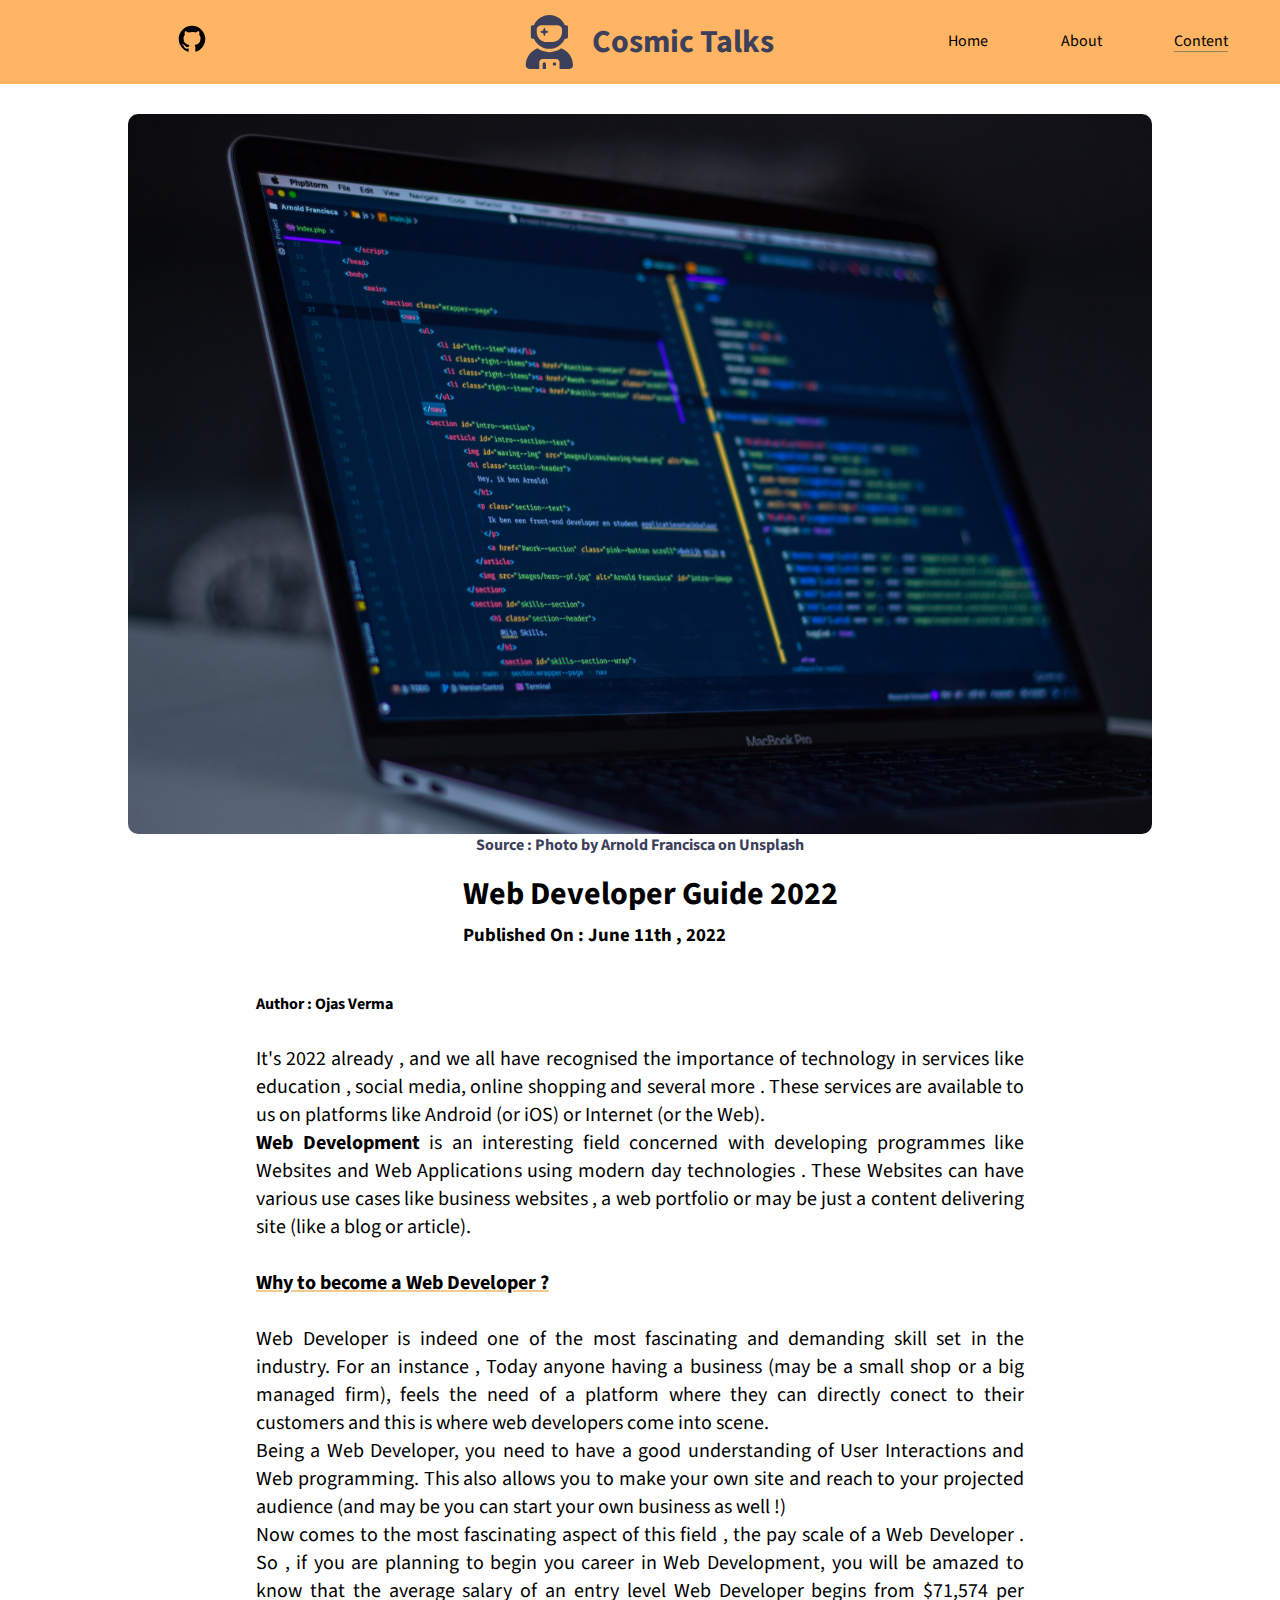
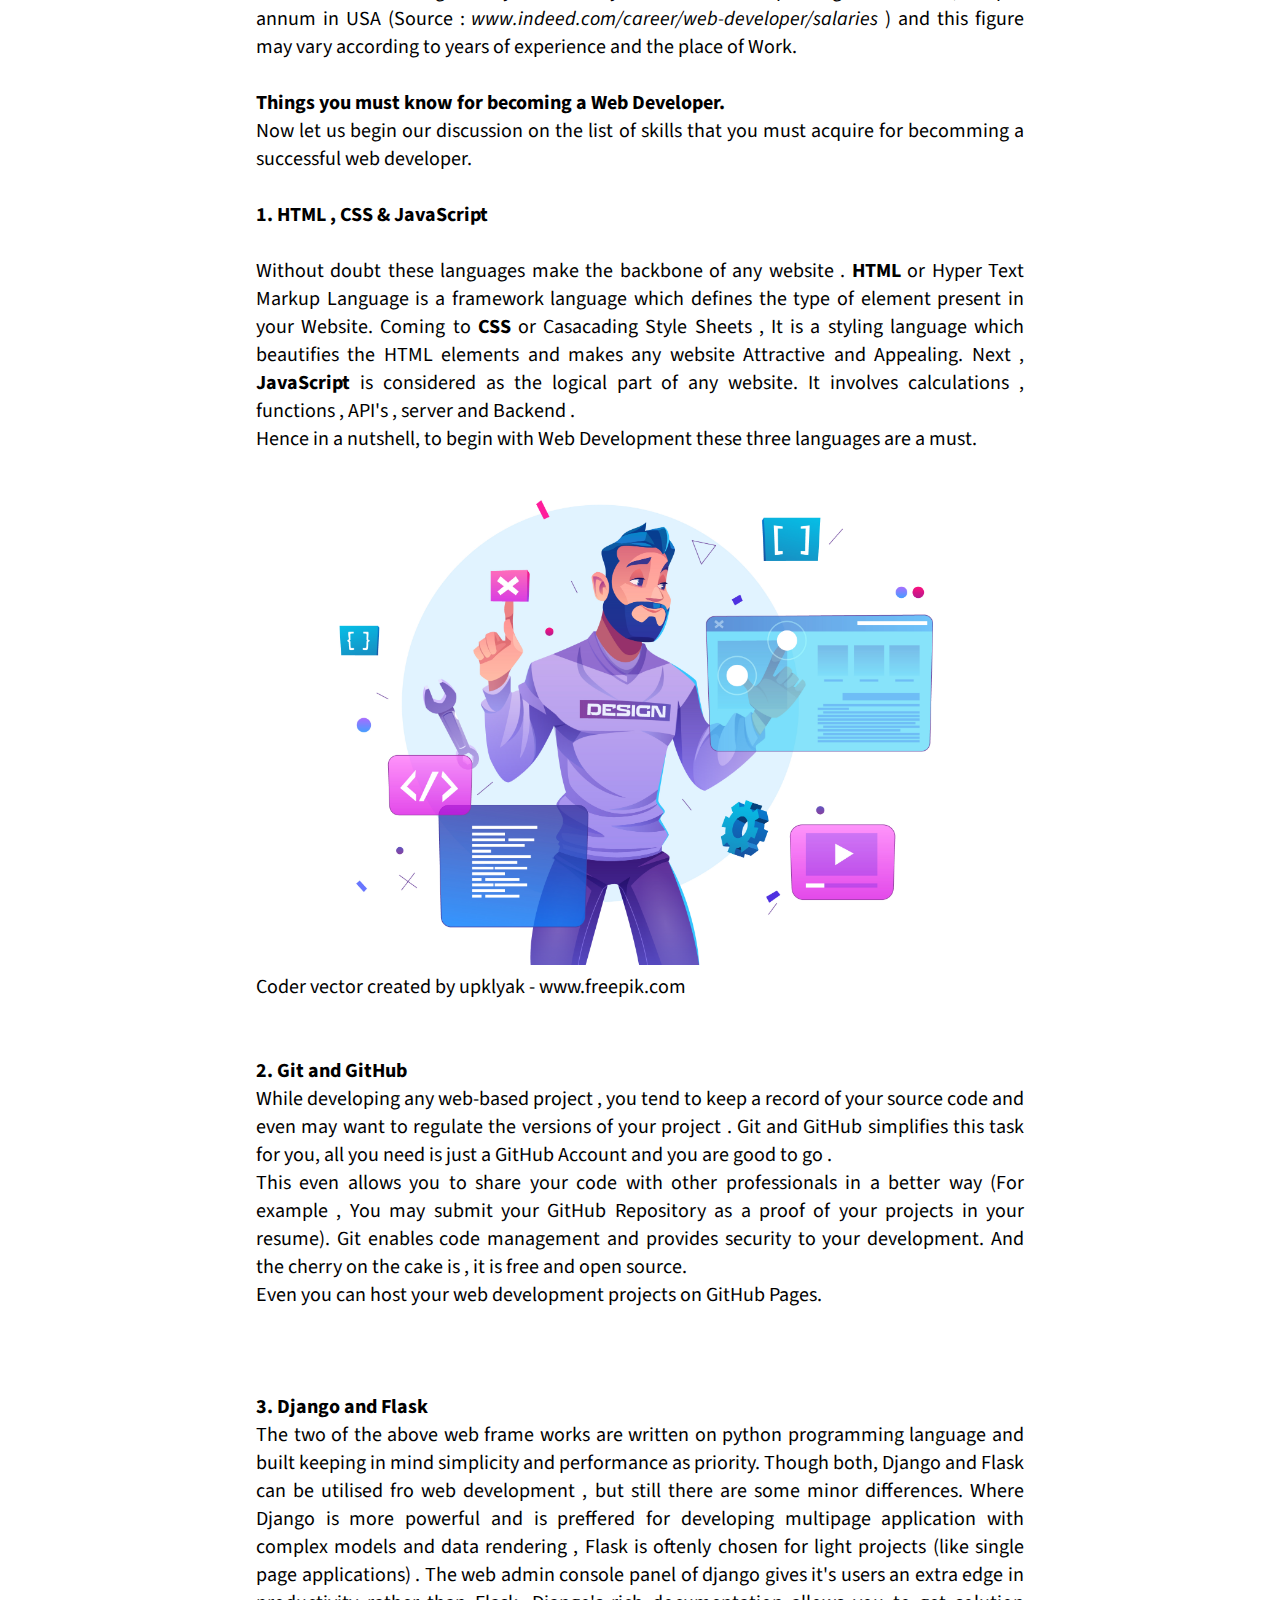
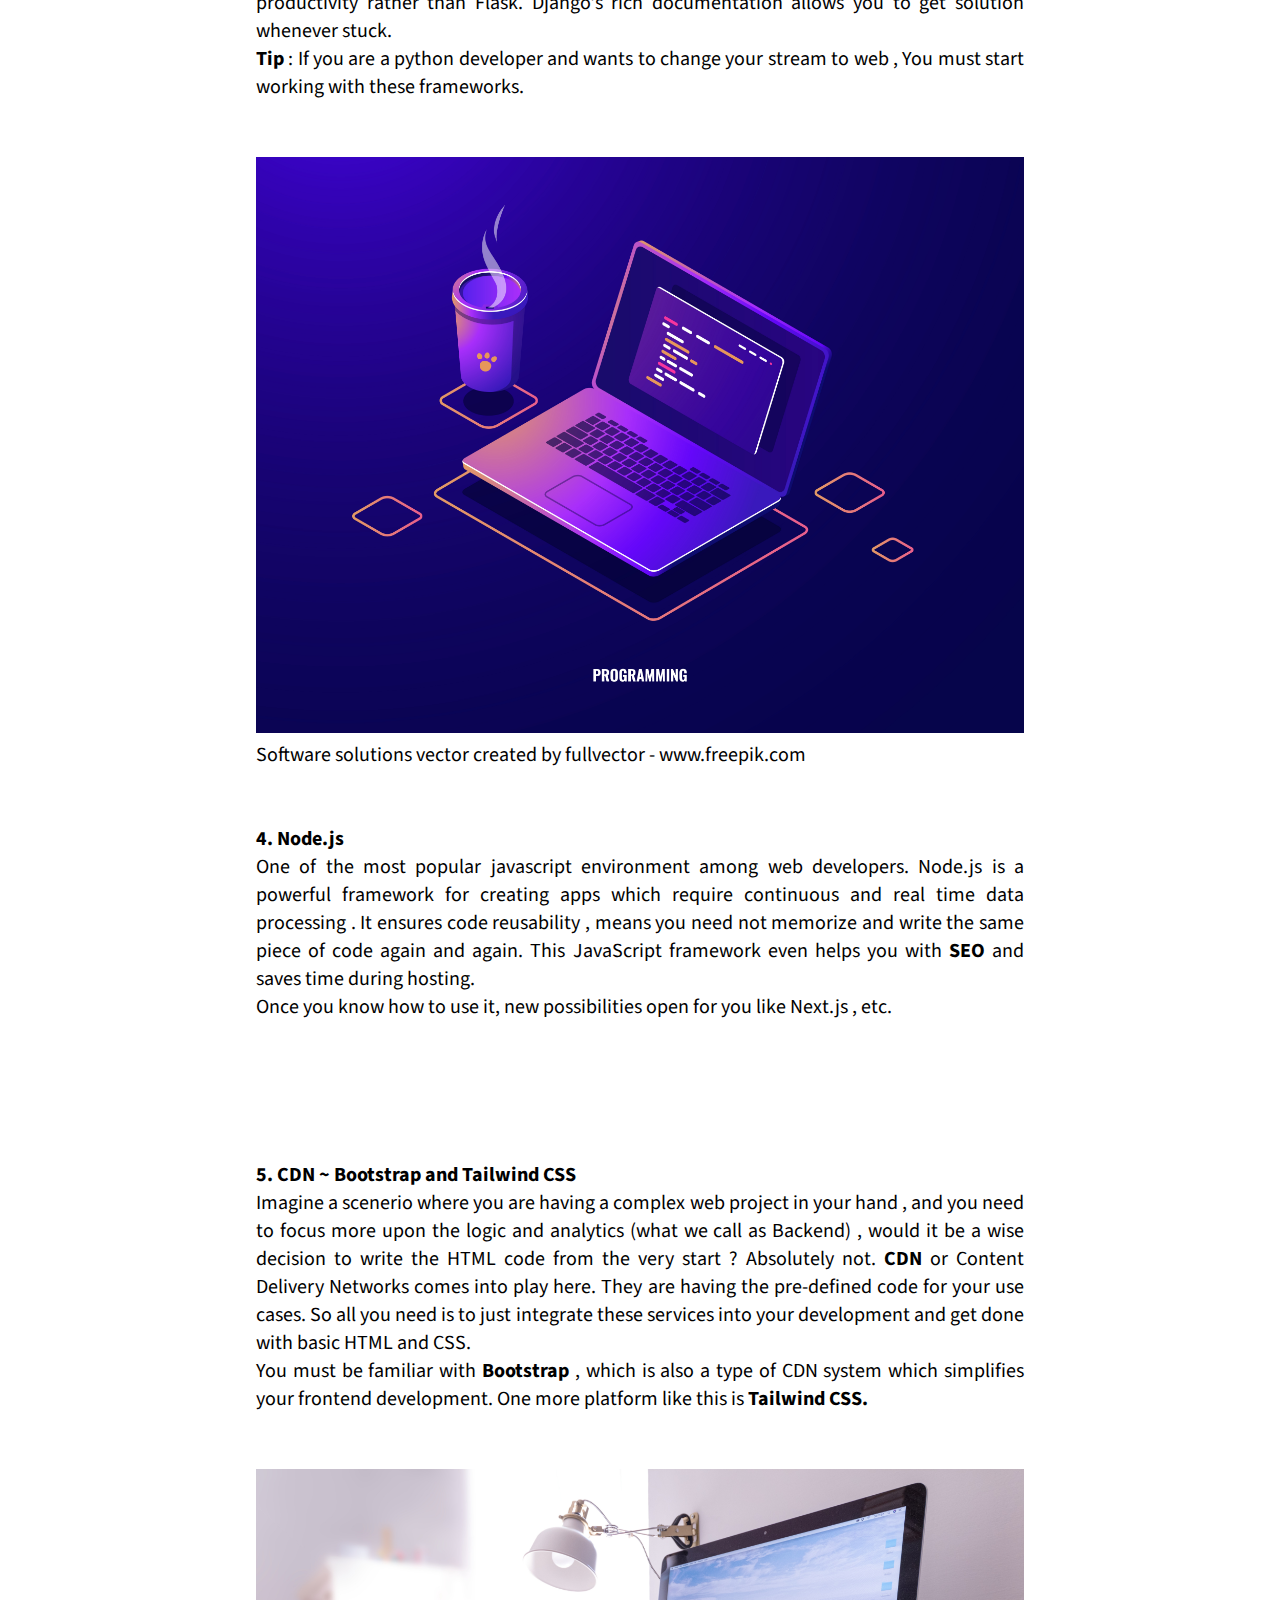
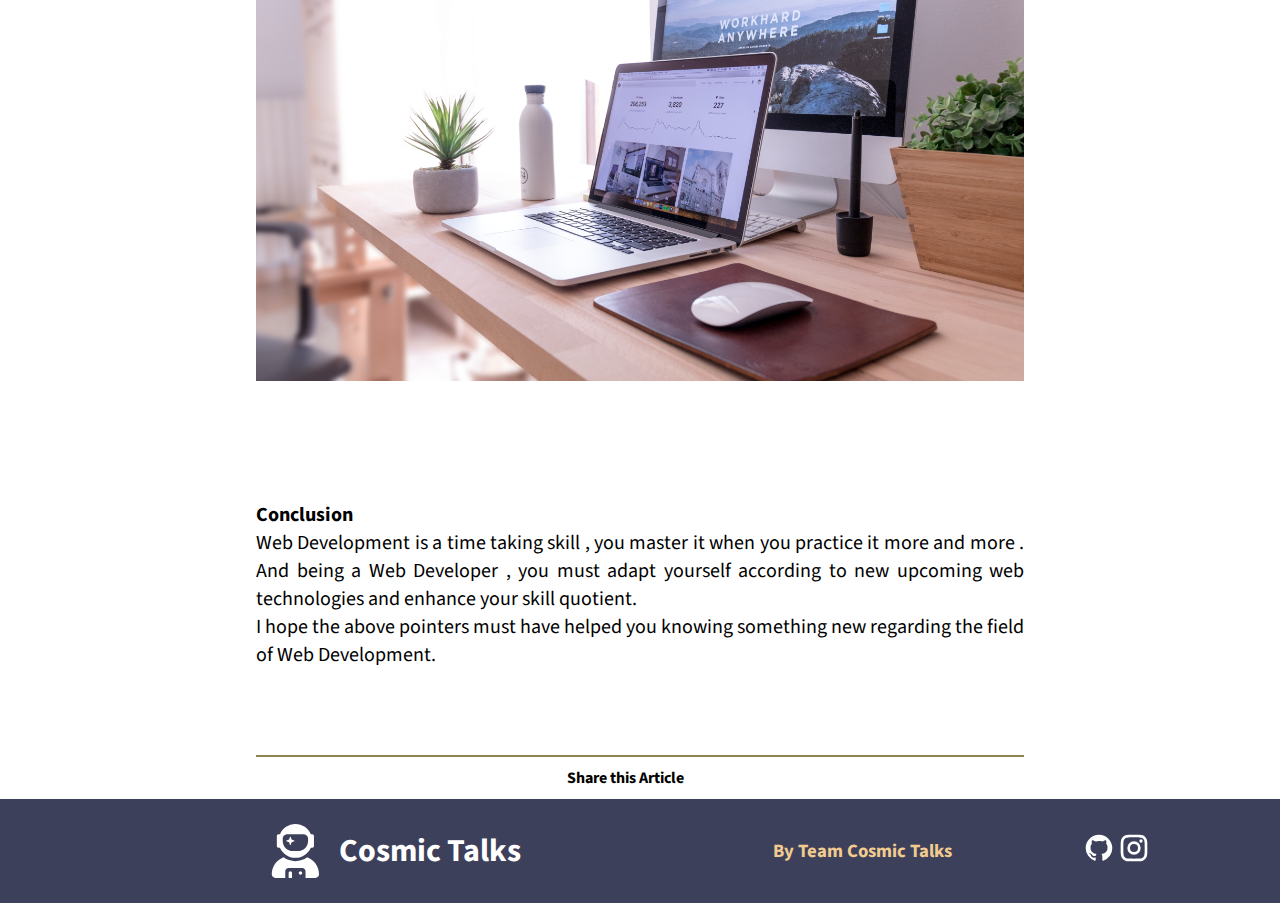
<file: blog_3.html>
<!DOCTYPE html>
<html lang="en">

<head>
    <meta charset="UTF-8">
    <meta http-equiv="X-UA-Compatible" content="IE=edge">
    <meta name="viewport" content="width=device-width, initial-scale=1.0">
    <meta name="description" content="This Article Lists down the steps you need to follow for becoming a Web Developer in 2022.">
    <meta name="keywords" content="Ojas Verma, Web, Web Development,Tech, Technology, HTML, CSS, JavaScript , React, Django , Next.js , Guide,Frontend, Backend">
    <meta name="robots" content="INDEX,FOLLOW">
    <title>Web Developer Guide 2022| Cosmic Talks</title>
    <link rel="shortcut icon" href="logo.svg" type="image/x-icon">
    <link rel="stylesheet" href="style.css">
</head>

<body>
    <header>
        <div class="git">
            <a href="#"><svg xmlns="http://www.w3.org/2000/svg" viewBox="0 0 24 24" width="32" height="32">
                    <path fill="none" d="M0 0h24v24H0z" />
                    <path
                        d="M12 2C6.475 2 2 6.475 2 12a9.994 9.994 0 0 0 6.838 9.488c.5.087.687-.213.687-.476 0-.237-.013-1.024-.013-1.862-2.512.463-3.162-.612-3.362-1.175-.113-.288-.6-1.175-1.025-1.413-.35-.187-.85-.65-.013-.662.788-.013 1.35.725 1.538 1.025.9 1.512 2.338 1.087 2.912.825.088-.65.35-1.087.638-1.337-2.225-.25-4.55-1.113-4.55-4.938 0-1.088.387-1.987 1.025-2.688-.1-.25-.45-1.275.1-2.65 0 0 .837-.262 2.75 1.026a9.28 9.28 0 0 1 2.5-.338c.85 0 1.7.112 2.5.337 1.912-1.3 2.75-1.024 2.75-1.024.55 1.375.2 2.4.1 2.65.637.7 1.025 1.587 1.025 2.687 0 3.838-2.337 4.688-4.562 4.938.362.312.675.912.675 1.85 0 1.337-.013 2.412-.013 2.75 0 .262.188.574.688.474A10.016 10.016 0 0 0 22 12c0-5.525-4.475-10-10-10z" />
                </svg></a>
        </div>
        <div class="logo">
            <svg xmlns="http://www.w3.org/2000/svg" viewBox="0 0 448 512">
                <!--! Font Awesome Pro 6.1.1 by @fontawesome - https://fontawesome.com License - https://fontawesome.com/license (Commercial License) Copyright 2022 Fonticons, Inc. -->
                <path
                    d="M176 448C167.3 448 160 455.3 160 464V512h32v-48C192 455.3 184.8 448 176 448zM272 448c-8.75 0-16 7.25-16 16s7.25 16 16 16s16-7.25 16-16S280.8 448 272 448zM164 172l8.205 24.62c1.215 3.645 6.375 3.645 7.59 0L188 172l24.62-8.203c3.646-1.219 3.646-6.375 0-7.594L188 148L179.8 123.4c-1.215-3.648-6.375-3.648-7.59 0L164 148L139.4 156.2c-3.646 1.219-3.646 6.375 0 7.594L164 172zM336.1 315.4C304 338.6 265.1 352 224 352s-80.03-13.43-112.1-36.59C46.55 340.2 0 403.3 0 477.3C0 496.5 15.52 512 34.66 512H128v-64c0-17.75 14.25-32 32-32h128c17.75 0 32 14.25 32 32v64h93.34C432.5 512 448 496.5 448 477.3C448 403.3 401.5 340.2 336.1 315.4zM64 224h13.5C102.3 280.5 158.4 320 224 320s121.8-39.5 146.5-96H384c8.75 0 16-7.25 16-16v-96C400 103.3 392.8 96 384 96h-13.5C345.8 39.5 289.6 0 224 0S102.3 39.5 77.5 96H64C55.25 96 48 103.3 48 112v96C48 216.8 55.25 224 64 224zM104 136C104 113.9 125.5 96 152 96h144c26.5 0 48 17.88 48 40V160c0 53-43 96-96 96h-48c-53 0-96-43-96-96V136z" />
            </svg>
            <h1>Cosmic Talks</h1>
        </div>
        <nav>
            <ul>
                <li><a href="index.html">Home</a></li>
                <li><a href="about.html">About</a></li>
                <li><a href="content.html" class="active">Content</a></li>
            </ul>
        </nav>
    </header>
    <div class="blog-hero" style="height: max-content;">
        <img src="web.jpg" alt="blog-2" style="height: 80vh;">
        <h4>Source : Photo by Arnold Francisca on Unsplash</a>
    </div>
    <div class="blog-cont">
        <div class="title">
            <h1>Web Developer Guide 2022 </h1>
            <h3>Published On : June 11th , 2022 </h3>
        </div>
        <div class="author">
            <h4>Author : Ojas Verma</h4>
        </div>
        <div class="text">
            <p>
                It's 2022 already , and we all have recognised the importance of technology in services like education , social media, online shopping and several more . These services are available to us on platforms like Android (or iOS) or Internet (or the Web). <br>
                <b>Web Development</b> is an interesting field concerned with developing programmes like Websites and Web Applications using modern day technologies . These Websites can have various use cases like business websites , a web portfolio or may be just a content delivering site (like a blog or article).
                <br><br>
                <b style="text-decoration: underline;text-decoration-color: #f2cc8f;">Why to become a Web Developer ?</b><br>
                <br>
                Web Developer is indeed one of the most fascinating and demanding skill set in the industry. For an instance , Today anyone having a business (may be a small shop or a big managed firm), feels the need of a platform where they can directly conect to their customers and this is where web developers come into scene. <br>
                Being a Web Developer, you need to have a good understanding of User Interactions and Web programming. This also allows you to make your own site and reach to your projected audience (and may be you can start your own business as well !) <br>
                Now comes to the most fascinating aspect of this field , the pay scale of a Web Developer . So , if you are planning to begin you career in Web Development, you will be amazed to know that the average salary of an entry level Web Developer begins from $71,574 per annum in USA (Source : <i>www.indeed.com/career/web-developer/salaries</i> ) and this figure may vary according to years of experience and the place of Work. 
                <br><br>
                <b>Things you must know for becoming a Web Developer.</b>
                <br>
                Now let us begin our discussion on the list of skills that you must acquire for becomming a successful web developer.
                <br>
                <br>
                <b>1. HTML , CSS & JavaScript</b>
                <br><br>
                Without doubt these languages make the backbone of any website . <b>HTML</b> or Hyper Text Markup Language is a framework language which defines the type of element present in your Website. Coming to <b> CSS</b> or Casacading Style Sheets , It is a styling language which beautifies the HTML elements and makes any website Attractive and Appealing. Next , <b>JavaScript</b> is considered as the logical part of any website. It involves calculations , functions , API's , server and Backend . <br>
                Hence in a nutshell, to begin with Web Development these three languages are a must.
                <br>
                
                <img src="coder.jpg"  style="width: 60vw;"><br>
                <a href="https://www.freepik.com/vectors/coder">Coder vector created by upklyak - www.freepik.com</a>
                <br><br><br>
                <b>2. Git and GitHub</b><br>
                While developing any web-based project , you tend to keep a record of your source code and even may want to regulate the versions of your project . Git and GitHub simplifies this task for you, all you need is just a GitHub Account and you are good to go . <br>
                This even allows you to share your code with other professionals in a better way (For example , You may submit your GitHub Repository as a proof of your projects in your resume). Git enables code management and provides security to your development. And the cherry on the cake is , it is free and open source. <br>
                Even you can host your web development projects on GitHub Pages.
                <br>
                <br><br>
                <br>
                <b>3. Django and Flask</b><br>
                The two of the above web frame works are written on python programming language and built keeping in mind simplicity and performance as priority. Though both, Django and Flask can be utilised fro web development , but still there are some minor differences. Where Django is more powerful and is preffered for developing multipage application with complex models and data rendering , Flask is oftenly chosen for light projects (like single page applications) . The web admin console panel of django gives it's users an extra edge in productivity rather than Flask. Django's rich documentation allows you to get solution whenever stuck.
                <br>
                <b>Tip</b> : If you are a python developer and wants to change your stream to web , You must start working with these frameworks.
                <br>
                <br><br>
                <img src="django.jpg" alt="Django" style="width: 60vw;"><br>
                <a href="https://www.freepik.com/vectors/software-solutions">Software solutions vector created by fullvector - www.freepik.com</a>
                <br>
                <br>
                <br>
                <b>4. Node.js</b><br>
                One of the most popular javascript environment among web developers. Node.js is a powerful framework for creating apps which require continuous and real time data processing . It ensures code reusability , means you need not memorize and write the same piece of code again and again. This JavaScript framework even helps you with <b>SEO</b> and saves time during hosting. <br>
                Once you know how to use it, new possibilities open for you like Next.js , etc.
                <br>
                <br><br>
                <br>
                <br>
                <br>
                <b>5. CDN ~ Bootstrap and Tailwind CSS</b><br>
                Imagine a scenerio where you are having a complex web project in your hand , and you need to focus more upon the logic and analytics (what we call as Backend) , would it be a wise decision to write the HTML code from the very start ? Absolutely not. <b>CDN</b> or Content Delivery Networks comes into play here. They are having the pre-defined code for your use cases. So all you need is to just integrate these services into your development and get done with basic HTML and CSS.<br>
                You must be familiar with <b>Bootstrap</b> , which is also a type of CDN system which simplifies your frontend development. One more platform like this is <b>Tailwind CSS.</b>
                <br>
                <br><br>
                <img src="CDN.jpg" alt="Photo by Domenico Loia on Unsplash

                " style="width: 60vw;"><br>
                <br>
                <br>
                <br>
                <br>
                <b>Conclusion</b><br>
                Web Development is a time taking skill , you master it when you practice it more and more . And being a Web Developer , you must adapt yourself according to new upcoming web technologies and enhance your skill quotient. <br>
                I hope the above pointers must have helped you knowing something new regarding the field of Web Development. 
                <br>
                <br>
                <br>
            </p>
        </div>
        <div class="share">
            <h4>Share this Article</h4>
            <div class="a2a_kit a2a_kit_size_32 a2a_default_style">
                <a class="a2a_button_facebook" href="#" ></a>
                <a class="a2a_button_whatsapp" href="#" ></a>
            </div>
            <script async src="https://static.addtoany.com/menu/page.js"></script>
        </div>
    </div>
    <footer>
        <a href="#">
            <div class="logo">
                <svg xmlns="http://www.w3.org/2000/svg" viewBox="0 0 448 512"><!--! Font Awesome Pro 6.1.1 by @fontawesome - https://fontawesome.com License - https://fontawesome.com/license (Commercial License) Copyright 2022 Fonticons, Inc. --><path d="M176 448C167.3 448 160 455.3 160 464V512h32v-48C192 455.3 184.8 448 176 448zM272 448c-8.75 0-16 7.25-16 16s7.25 16 16 16s16-7.25 16-16S280.8 448 272 448zM164 172l8.205 24.62c1.215 3.645 6.375 3.645 7.59 0L188 172l24.62-8.203c3.646-1.219 3.646-6.375 0-7.594L188 148L179.8 123.4c-1.215-3.648-6.375-3.648-7.59 0L164 148L139.4 156.2c-3.646 1.219-3.646 6.375 0 7.594L164 172zM336.1 315.4C304 338.6 265.1 352 224 352s-80.03-13.43-112.1-36.59C46.55 340.2 0 403.3 0 477.3C0 496.5 15.52 512 34.66 512H128v-64c0-17.75 14.25-32 32-32h128c17.75 0 32 14.25 32 32v64h93.34C432.5 512 448 496.5 448 477.3C448 403.3 401.5 340.2 336.1 315.4zM64 224h13.5C102.3 280.5 158.4 320 224 320s121.8-39.5 146.5-96H384c8.75 0 16-7.25 16-16v-96C400 103.3 392.8 96 384 96h-13.5C345.8 39.5 289.6 0 224 0S102.3 39.5 77.5 96H64C55.25 96 48 103.3 48 112v96C48 216.8 55.25 224 64 224zM104 136C104 113.9 125.5 96 152 96h144c26.5 0 48 17.88 48 40V160c0 53-43 96-96 96h-48c-53 0-96-43-96-96V136z"/></svg>
                <h1>Cosmic Talks</h1>
            </div>
        </a>
        <h3>By Team Cosmic Talks</h3>
        <div class="social">
            <a target="_blank" href=""><svg id="gh" xmlns="http://www.w3.org/2000/svg" viewBox="0 0 24 24" width="32" height="32"><path fill="none" d="M0 0h24v24H0z"/><path d="M12 2C6.475 2 2 6.475 2 12a9.994 9.994 0 0 0 6.838 9.488c.5.087.687-.213.687-.476 0-.237-.013-1.024-.013-1.862-2.512.463-3.162-.612-3.362-1.175-.113-.288-.6-1.175-1.025-1.413-.35-.187-.85-.65-.013-.662.788-.013 1.35.725 1.538 1.025.9 1.512 2.338 1.087 2.912.825.088-.65.35-1.087.638-1.337-2.225-.25-4.55-1.113-4.55-4.938 0-1.088.387-1.987 1.025-2.688-.1-.25-.45-1.275.1-2.65 0 0 .837-.262 2.75 1.026a9.28 9.28 0 0 1 2.5-.338c.85 0 1.7.112 2.5.337 1.912-1.3 2.75-1.024 2.75-1.024.55 1.375.2 2.4.1 2.65.637.7 1.025 1.587 1.025 2.687 0 3.838-2.337 4.688-4.562 4.938.362.312.675.912.675 1.85 0 1.337-.013 2.412-.013 2.75 0 .262.188.574.688.474A10.016 10.016 0 0 0 22 12c0-5.525-4.475-10-10-10z" /></svg></a>
            <a target="_blank" href="https://www.instagram.com/cosmic_talks4/?igshid=ZDdkNTZiNTM%3D"><svg id= "ins" xmlns="http://www.w3.org/2000/svg" viewBox="0 0 24 24" width="32" height="32"><path fill="none" d="M0 0h24v24H0z"/><path d="M12 9a3 3 0 1 0 0 6 3 3 0 0 0 0-6zm0-2a5 5 0 1 1 0 10 5 5 0 0 1 0-10zm6.5-.25a1.25 1.25 0 0 1-2.5 0 1.25 1.25 0 0 1 2.5 0zM12 4c-2.474 0-2.878.007-4.029.058-.784.037-1.31.142-1.798.332-.434.168-.747.369-1.08.703a2.89 2.89 0 0 0-.704 1.08c-.19.49-.295 1.015-.331 1.798C4.006 9.075 4 9.461 4 12c0 2.474.007 2.878.058 4.029.037.783.142 1.31.331 1.797.17.435.37.748.702 1.08.337.336.65.537 1.08.703.494.191 1.02.297 1.8.333C9.075 19.994 9.461 20 12 20c2.474 0 2.878-.007 4.029-.058.782-.037 1.309-.142 1.797-.331.433-.169.748-.37 1.08-.702.337-.337.538-.65.704-1.08.19-.493.296-1.02.332-1.8.052-1.104.058-1.49.058-4.029 0-2.474-.007-2.878-.058-4.029-.037-.782-.142-1.31-.332-1.798a2.911 2.911 0 0 0-.703-1.08 2.884 2.884 0 0 0-1.08-.704c-.49-.19-1.016-.295-1.798-.331C14.925 4.006 14.539 4 12 4zm0-2c2.717 0 3.056.01 4.122.06 1.065.05 1.79.217 2.428.465.66.254 1.216.598 1.772 1.153a4.908 4.908 0 0 1 1.153 1.772c.247.637.415 1.363.465 2.428.047 1.066.06 1.405.06 4.122 0 2.717-.01 3.056-.06 4.122-.05 1.065-.218 1.79-.465 2.428a4.883 4.883 0 0 1-1.153 1.772 4.915 4.915 0 0 1-1.772 1.153c-.637.247-1.363.415-2.428.465-1.066.047-1.405.06-4.122.06-2.717 0-3.056-.01-4.122-.06-1.065-.05-1.79-.218-2.428-.465a4.89 4.89 0 0 1-1.772-1.153 4.904 4.904 0 0 1-1.153-1.772c-.248-.637-.415-1.363-.465-2.428C2.013 15.056 2 14.717 2 12c0-2.717.01-3.056.06-4.122.05-1.066.217-1.79.465-2.428a4.88 4.88 0 0 1 1.153-1.772A4.897 4.897 0 0 1 5.45 2.525c.638-.248 1.362-.415 2.428-.465C8.944 2.013 9.283 2 12 2z"/></svg></a>
        </div>
    </footer>
</body>

</html>
</file>
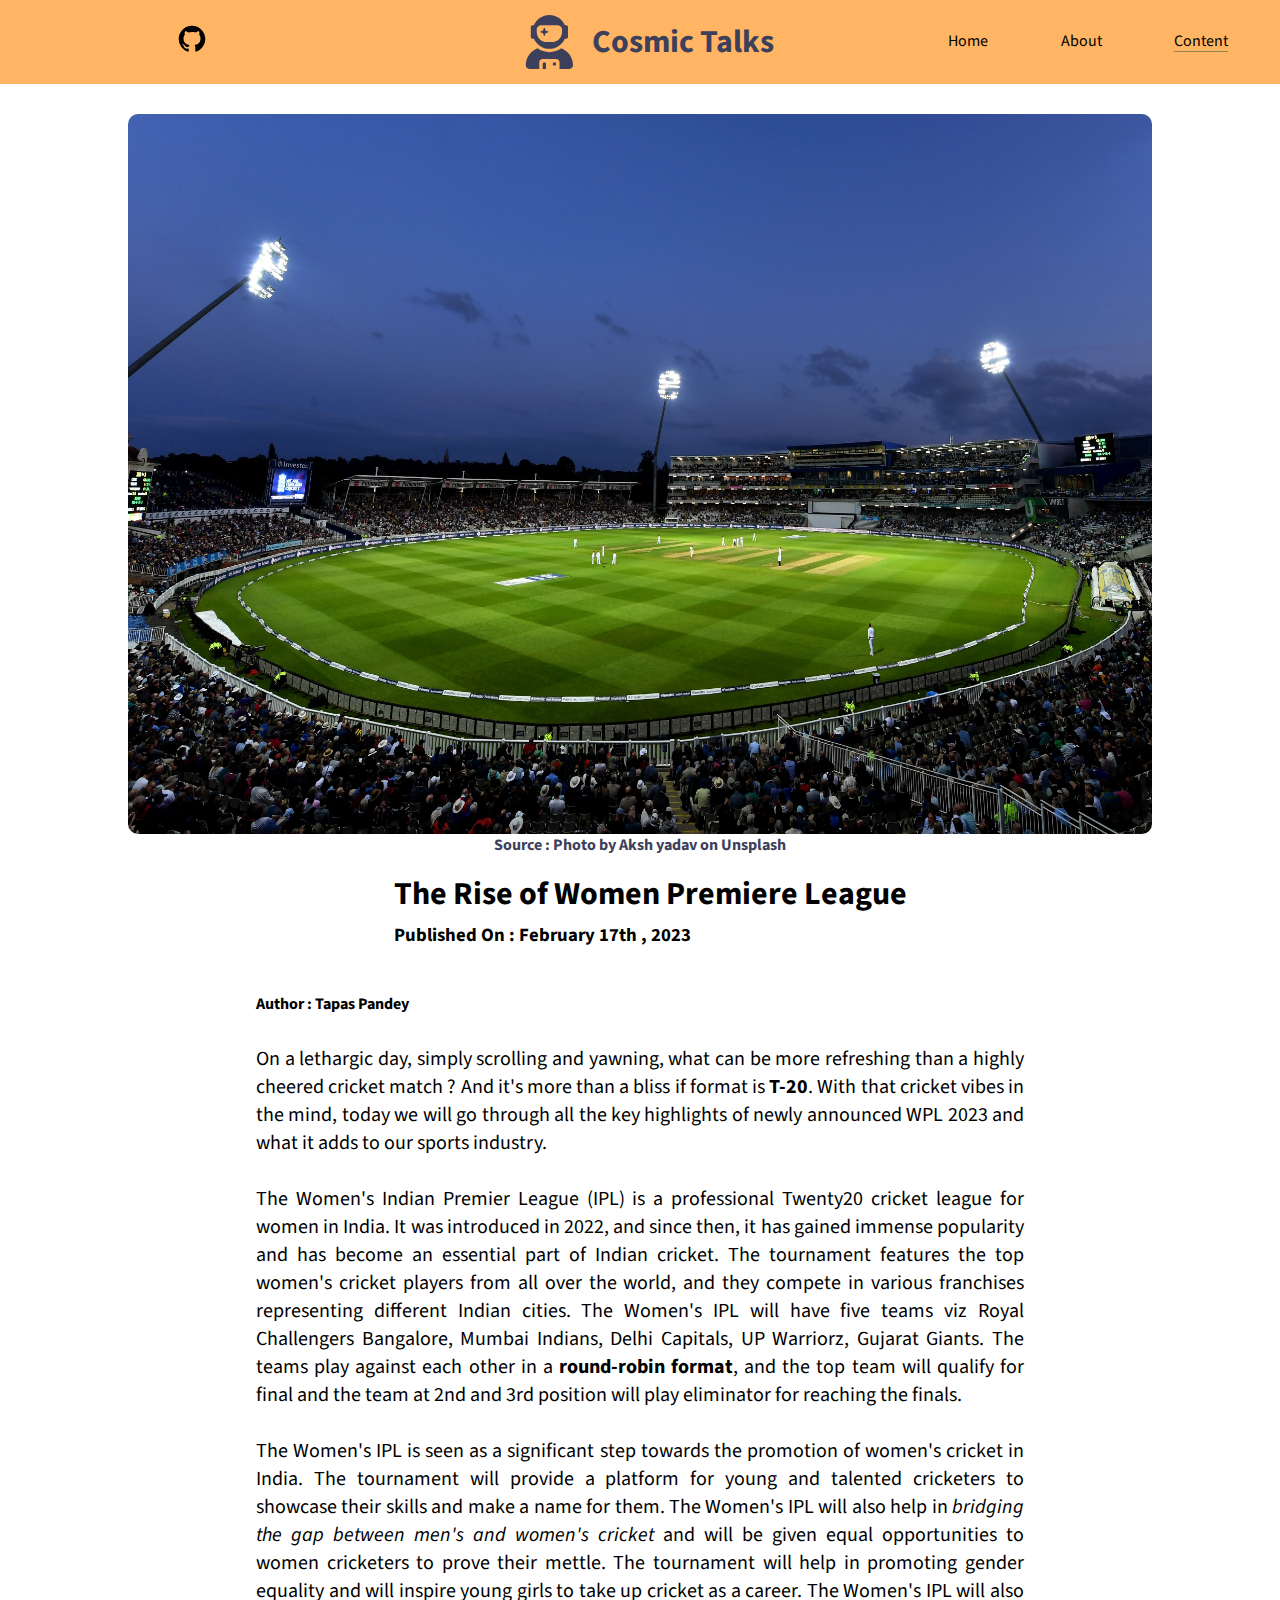
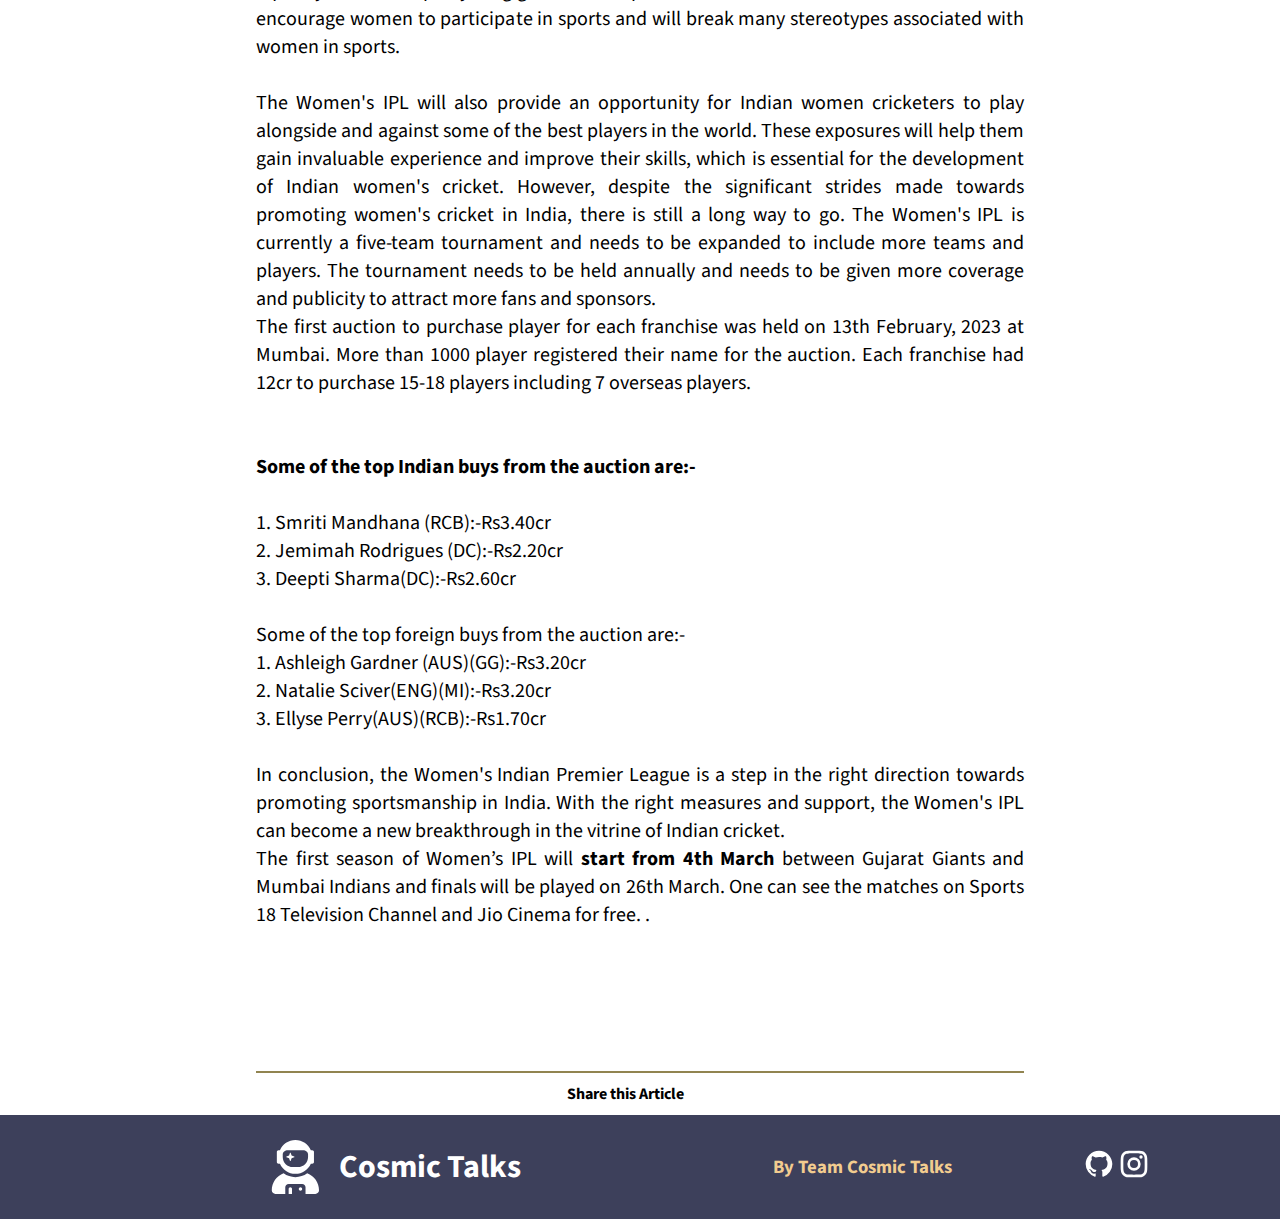
<file: blog_5.html>
<!DOCTYPE html>
<html lang="en">

<head>
    <meta charset="UTF-8">
    <meta http-equiv="X-UA-Compatible" content="IE=edge">
    <meta name="viewport" content="width=device-width, initial-scale=1.0">
    <meta name="description" content="This Article Lists down the steps you need to follow for becoming a Web Developer in 2022.">
    <meta name="keywords" content="Tapas Pandey , Ojas Verma, Cricket, Women cricket, IPL, 2023,sports ">
    <meta name="robots" content="INDEX,FOLLOW">
    <title>The Rise of Women Premiere League | Cosmic Talks</title>
    <link rel="shortcut icon" href="logo.svg" type="image/x-icon">
    <link rel="stylesheet" href="style.css">
</head>

<body>
    <header>
        <div class="git">
            <a href="#"><svg xmlns="http://www.w3.org/2000/svg" viewBox="0 0 24 24" width="32" height="32">
                    <path fill="none" d="M0 0h24v24H0z" />
                    <path
                        d="M12 2C6.475 2 2 6.475 2 12a9.994 9.994 0 0 0 6.838 9.488c.5.087.687-.213.687-.476 0-.237-.013-1.024-.013-1.862-2.512.463-3.162-.612-3.362-1.175-.113-.288-.6-1.175-1.025-1.413-.35-.187-.85-.65-.013-.662.788-.013 1.35.725 1.538 1.025.9 1.512 2.338 1.087 2.912.825.088-.65.35-1.087.638-1.337-2.225-.25-4.55-1.113-4.55-4.938 0-1.088.387-1.987 1.025-2.688-.1-.25-.45-1.275.1-2.65 0 0 .837-.262 2.75 1.026a9.28 9.28 0 0 1 2.5-.338c.85 0 1.7.112 2.5.337 1.912-1.3 2.75-1.024 2.75-1.024.55 1.375.2 2.4.1 2.65.637.7 1.025 1.587 1.025 2.687 0 3.838-2.337 4.688-4.562 4.938.362.312.675.912.675 1.85 0 1.337-.013 2.412-.013 2.75 0 .262.188.574.688.474A10.016 10.016 0 0 0 22 12c0-5.525-4.475-10-10-10z" />
                </svg></a>
        </div>
        <div class="logo">
            <svg xmlns="http://www.w3.org/2000/svg" viewBox="0 0 448 512">
                <!--! Font Awesome Pro 6.1.1 by @fontawesome - https://fontawesome.com License - https://fontawesome.com/license (Commercial License) Copyright 2022 Fonticons, Inc. -->
                <path
                    d="M176 448C167.3 448 160 455.3 160 464V512h32v-48C192 455.3 184.8 448 176 448zM272 448c-8.75 0-16 7.25-16 16s7.25 16 16 16s16-7.25 16-16S280.8 448 272 448zM164 172l8.205 24.62c1.215 3.645 6.375 3.645 7.59 0L188 172l24.62-8.203c3.646-1.219 3.646-6.375 0-7.594L188 148L179.8 123.4c-1.215-3.648-6.375-3.648-7.59 0L164 148L139.4 156.2c-3.646 1.219-3.646 6.375 0 7.594L164 172zM336.1 315.4C304 338.6 265.1 352 224 352s-80.03-13.43-112.1-36.59C46.55 340.2 0 403.3 0 477.3C0 496.5 15.52 512 34.66 512H128v-64c0-17.75 14.25-32 32-32h128c17.75 0 32 14.25 32 32v64h93.34C432.5 512 448 496.5 448 477.3C448 403.3 401.5 340.2 336.1 315.4zM64 224h13.5C102.3 280.5 158.4 320 224 320s121.8-39.5 146.5-96H384c8.75 0 16-7.25 16-16v-96C400 103.3 392.8 96 384 96h-13.5C345.8 39.5 289.6 0 224 0S102.3 39.5 77.5 96H64C55.25 96 48 103.3 48 112v96C48 216.8 55.25 224 64 224zM104 136C104 113.9 125.5 96 152 96h144c26.5 0 48 17.88 48 40V160c0 53-43 96-96 96h-48c-53 0-96-43-96-96V136z" />
            </svg>
            <h1>Cosmic Talks</h1>
        </div>
        <nav>
            <ul>
                <li><a href="index.html">Home</a></li>
                <li><a href="about.html">About</a></li>
                <li><a href="content.html" class="active">Content</a></li>
            </ul>
        </nav>
    </header>
    <div class="blog-hero" style="height: max-content;">
        <img src="blog-5.jpg" alt="blog-5" style="height: 80vh;">
        <h4>Source : Photo by Aksh yadav on Unsplash</a>
    </div>
    <div class="blog-cont">
        <div class="title">
            <h1>The Rise of Women Premiere League</h1>
            <h3>Published On : February 17th , 2023 </h3>
        </div>
        <div class="author">
            <h4>Author : Tapas Pandey</h4>
        </div>
        <div class="text">
            <p>
                On a lethargic day, simply scrolling and yawning, what can be more refreshing than a highly cheered cricket match ? And it's more than a bliss if format is <b>T-20</b>. With that cricket vibes in the mind, today we will go through all the key highlights of newly announced WPL 2023 and what it adds to our sports industry.<br><br>
                The Women's Indian Premier League (IPL) is a professional Twenty20 cricket league for women in India. It was introduced in 2022, and since then, it has gained immense popularity and has become an essential part of Indian cricket.
                The tournament features the top women's cricket players from all over the world, and they compete in various franchises representing different Indian cities. The Women's IPL will have five teams viz Royal Challengers Bangalore, Mumbai Indians, Delhi Capitals, UP Warriorz, Gujarat Giants. The teams play against each other in a <b>round-robin format</b>, and the top team will qualify for final and the team at 2nd and 3rd position will play eliminator for reaching the finals.

                <br><br>

                The Women's IPL is seen as a significant step towards the promotion of women's cricket in India. The tournament will provide a platform for young and talented cricketers to showcase their skills and make a name for them. The Women's IPL will also help in <i>bridging the gap between men's and women's cricket</i> and will be given equal opportunities to women cricketers to prove their mettle.
                The tournament will help in promoting gender equality and will inspire young girls to take up cricket as a career. The Women's IPL will also encourage women to participate in sports and will break many stereotypes associated with women in sports.

                <br><br>
                The Women's IPL will also provide an opportunity for Indian women cricketers to play alongside and against some of the best players in the world. These exposures will help them gain invaluable experience and improve their skills, which is essential for the development of Indian women's cricket.
                However, despite the significant strides made towards promoting women's cricket in India, there is still a long way to go. The Women's IPL is currently a five-team tournament and needs to be expanded to include more teams and players. The tournament needs to be held annually and needs to be given more coverage and publicity to attract more fans and sponsors.


                <br>
                
                The first auction to purchase player for each franchise was held on 13th February, 2023 at Mumbai. More than 1000 player registered their name for the auction. Each franchise had 12cr to purchase 15-18 players including 7 overseas players.
                
                <br><br><br>
                <b>Some of the top Indian buys from the auction are:-</b><br><br>
                1.	Smriti Mandhana (RCB):-Rs3.40cr  <br>
                2.  Jemimah Rodrigues (DC):-Rs2.20cr <br>
                3.	Deepti Sharma(DC):-Rs2.60cr
              
                <br><br>
                Some of the top foreign buys from the auction are:- <br>
                1.	Ashleigh Gardner (AUS)(GG):-Rs3.20cr <br>
                2.	Natalie Sciver(ENG)(MI):-Rs3.20cr <br>
                3.	Ellyse Perry(AUS)(RCB):-Rs1.70cr <br>

                <br>
                In conclusion, the Women's Indian Premier League is a step in the right direction towards promoting sportsmanship in India. With the right measures and support, the Women's IPL can become a new breakthrough in the vitrine of Indian cricket.
                <br>
                The first season of Women’s IPL will <b>start from 4th March</b> between Gujarat Giants and Mumbai Indians and finals will be played on 26th March. One can see the matches on Sports 18 Television Channel and Jio Cinema for free. </b>.
                <br>
                <br><br>
                
                <br>
                <br>
            </p>
        </div>
        <div class="share">
            <h4>Share this Article</h4>
            <div class="a2a_kit a2a_kit_size_32 a2a_default_style">
                <a class="a2a_button_facebook" href="#" ></a>
                <a class="a2a_button_whatsapp" href="#" ></a>
            </div>
            <script async src="https://static.addtoany.com/menu/page.js"></script>
        </div>
    </div>
    <footer>
        <a href="#">
            <div class="logo">
                <svg xmlns="http://www.w3.org/2000/svg" viewBox="0 0 448 512"><!--! Font Awesome Pro 6.1.1 by @fontawesome - https://fontawesome.com License - https://fontawesome.com/license (Commercial License) Copyright 2022 Fonticons, Inc. --><path d="M176 448C167.3 448 160 455.3 160 464V512h32v-48C192 455.3 184.8 448 176 448zM272 448c-8.75 0-16 7.25-16 16s7.25 16 16 16s16-7.25 16-16S280.8 448 272 448zM164 172l8.205 24.62c1.215 3.645 6.375 3.645 7.59 0L188 172l24.62-8.203c3.646-1.219 3.646-6.375 0-7.594L188 148L179.8 123.4c-1.215-3.648-6.375-3.648-7.59 0L164 148L139.4 156.2c-3.646 1.219-3.646 6.375 0 7.594L164 172zM336.1 315.4C304 338.6 265.1 352 224 352s-80.03-13.43-112.1-36.59C46.55 340.2 0 403.3 0 477.3C0 496.5 15.52 512 34.66 512H128v-64c0-17.75 14.25-32 32-32h128c17.75 0 32 14.25 32 32v64h93.34C432.5 512 448 496.5 448 477.3C448 403.3 401.5 340.2 336.1 315.4zM64 224h13.5C102.3 280.5 158.4 320 224 320s121.8-39.5 146.5-96H384c8.75 0 16-7.25 16-16v-96C400 103.3 392.8 96 384 96h-13.5C345.8 39.5 289.6 0 224 0S102.3 39.5 77.5 96H64C55.25 96 48 103.3 48 112v96C48 216.8 55.25 224 64 224zM104 136C104 113.9 125.5 96 152 96h144c26.5 0 48 17.88 48 40V160c0 53-43 96-96 96h-48c-53 0-96-43-96-96V136z"/></svg>
                <h1>Cosmic Talks</h1>
            </div>
        </a>
        <h3>By Team Cosmic Talks</h3>
        <div class="social">
            <a target="_blank" href=""><svg id="gh" xmlns="http://www.w3.org/2000/svg" viewBox="0 0 24 24" width="32" height="32"><path fill="none" d="M0 0h24v24H0z"/><path d="M12 2C6.475 2 2 6.475 2 12a9.994 9.994 0 0 0 6.838 9.488c.5.087.687-.213.687-.476 0-.237-.013-1.024-.013-1.862-2.512.463-3.162-.612-3.362-1.175-.113-.288-.6-1.175-1.025-1.413-.35-.187-.85-.65-.013-.662.788-.013 1.35.725 1.538 1.025.9 1.512 2.338 1.087 2.912.825.088-.65.35-1.087.638-1.337-2.225-.25-4.55-1.113-4.55-4.938 0-1.088.387-1.987 1.025-2.688-.1-.25-.45-1.275.1-2.65 0 0 .837-.262 2.75 1.026a9.28 9.28 0 0 1 2.5-.338c.85 0 1.7.112 2.5.337 1.912-1.3 2.75-1.024 2.75-1.024.55 1.375.2 2.4.1 2.65.637.7 1.025 1.587 1.025 2.687 0 3.838-2.337 4.688-4.562 4.938.362.312.675.912.675 1.85 0 1.337-.013 2.412-.013 2.75 0 .262.188.574.688.474A10.016 10.016 0 0 0 22 12c0-5.525-4.475-10-10-10z" /></svg></a>
            <a target="_blank" href="https://www.instagram.com/cosmic_talks4/?igshid=ZDdkNTZiNTM%3D"><svg id= "ins" xmlns="http://www.w3.org/2000/svg" viewBox="0 0 24 24" width="32" height="32"><path fill="none" d="M0 0h24v24H0z"/><path d="M12 9a3 3 0 1 0 0 6 3 3 0 0 0 0-6zm0-2a5 5 0 1 1 0 10 5 5 0 0 1 0-10zm6.5-.25a1.25 1.25 0 0 1-2.5 0 1.25 1.25 0 0 1 2.5 0zM12 4c-2.474 0-2.878.007-4.029.058-.784.037-1.31.142-1.798.332-.434.168-.747.369-1.08.703a2.89 2.89 0 0 0-.704 1.08c-.19.49-.295 1.015-.331 1.798C4.006 9.075 4 9.461 4 12c0 2.474.007 2.878.058 4.029.037.783.142 1.31.331 1.797.17.435.37.748.702 1.08.337.336.65.537 1.08.703.494.191 1.02.297 1.8.333C9.075 19.994 9.461 20 12 20c2.474 0 2.878-.007 4.029-.058.782-.037 1.309-.142 1.797-.331.433-.169.748-.37 1.08-.702.337-.337.538-.65.704-1.08.19-.493.296-1.02.332-1.8.052-1.104.058-1.49.058-4.029 0-2.474-.007-2.878-.058-4.029-.037-.782-.142-1.31-.332-1.798a2.911 2.911 0 0 0-.703-1.08 2.884 2.884 0 0 0-1.08-.704c-.49-.19-1.016-.295-1.798-.331C14.925 4.006 14.539 4 12 4zm0-2c2.717 0 3.056.01 4.122.06 1.065.05 1.79.217 2.428.465.66.254 1.216.598 1.772 1.153a4.908 4.908 0 0 1 1.153 1.772c.247.637.415 1.363.465 2.428.047 1.066.06 1.405.06 4.122 0 2.717-.01 3.056-.06 4.122-.05 1.065-.218 1.79-.465 2.428a4.883 4.883 0 0 1-1.153 1.772 4.915 4.915 0 0 1-1.772 1.153c-.637.247-1.363.415-2.428.465-1.066.047-1.405.06-4.122.06-2.717 0-3.056-.01-4.122-.06-1.065-.05-1.79-.218-2.428-.465a4.89 4.89 0 0 1-1.772-1.153 4.904 4.904 0 0 1-1.153-1.772c-.248-.637-.415-1.363-.465-2.428C2.013 15.056 2 14.717 2 12c0-2.717.01-3.056.06-4.122.05-1.066.217-1.79.465-2.428a4.88 4.88 0 0 1 1.153-1.772A4.897 4.897 0 0 1 5.45 2.525c.638-.248 1.362-.415 2.428-.465C8.944 2.013 9.283 2 12 2z"/></svg></a>
        </div>
    </footer>
</body>

</html>
</file>
<file: style.css>
@import url('https://fonts.googleapis.com/css2?family=Source+Sans+Pro:wght@300;400&display=swap');
@import url('https://fonts.googleapis.com/css2?family=Ubuntu&display=swap');
*{
    margin: 0;
    padding: 0;
    text-decoration: none;
    list-style: none;
}
::-webkit-scrollbar {
    width: 10px;
}

::-webkit-scrollbar-thumb {
    background-color: #3d405b;
    border-radius: 6px;
}

::-webkit-scrollbar-track {
    color: #feffff;
    box-shadow: inset 0 0 5px grey;
    border-radius: 6px;
}
::selection{
    background-color: #1d1d36;
    color: #ffb563;
}
header{
    width: 100%;
    height: max-content;
    display: flex;
    flex-direction: row;
    padding-top: 10px;
    padding-bottom: 10px;
    background-color: #ffb563;
    position: sticky;
    top: 0px;
    font-family: 'Source Sans Pro', sans-serif;
}
.git{
    width: 30vw;
    display: flex;
    align-items: center;
    justify-content: center;
}
.logo{
    width: 40vw;
    display: flex;
    flex-direction: row;
    align-items: center;
    justify-content: center;
    color: #3d405b;
}
.logo svg{
    width: 6vw;
    height: 6vh;
    margin: 5px;
    fill: #3d405b;
}
nav{
    width: max-content;
}
nav ul{
    width: 30vw;
    justify-content: space-evenly;
    display: flex;
    flex-direction: row;
    align-items: center;
}
a{
    color: black;
}
nav ul li{
    margin: 20px;
}
.active{
    text-decoration: 1px #918450 underline;
    text-underline-offset: 5px;
}

@media (max-width:700px){
    header{
        flex-direction: column;
    }
    .git , .logo , nav ul{
        width: 100vw;
    }
}
.hero{
    width: 100%;
    display: flex;
    flex-direction: row;
    font-family: 'Source Sans Pro', sans-serif;
}
.hero .left{
    display: flex;
    width: 60vw;
    height: auto;
    flex-direction: column;
    align-items: center;
    justify-content: center;
    font-size: 20px;
}
.hero .left h4{
    text-align: left;
    width: 30vw;
}
.hero .left h2{
    text-align: left;
    width: 30vw;
}
.hero .left h3{
    text-align: left;
    width: 30vw;
    margin-bottom: 30px;
    font-family: 'Source Sans Pro', sans-serif;
}
.hero .left p{
    width: 30vw;
    text-align: justify;
}
.hero .right{
    display: flex;
    align-items: center;
    justify-content: center;
}
@media (max-width:760px){
    .hero{
        flex-direction: column;
    }
    .hero .left{
        width: 100vw;
        margin-top: 30px;
    }
    .hero .left h4{
        text-align: center;
        width: 70vw;
    }
    .hero .left h2{
        text-align: center;
        width: 70vw;
    }
    .hero .left h3{
        text-align: center;
        width: 70vw;
        margin-bottom: 30px;
    }
    .hero .left p{
        width: 70vw;
        text-align:center ;
    }
}
@media (max-width:500px){
    .hero .right img{
        width: 70vw;
        height: auto;
    }
}
.resp{
    width: 100%;
    display: flex;
    flex-direction: row;
    background-color: #3d405b;
    align-items: center;
    justify-content: space-evenly;
    margin-top: 100px;
    font-family: 'Source Sans Pro', sans-serif;

}
.resp .left img{
    width: 30vw;
    height: 50vh;
}
.resp .right{
    width:auto;
    height: auto;
    display: flex;
    flex-direction: column;
    justify-content: center;
    align-items: center;
}
.resp .right p{
    width: 40vw;
    font-size: 20px;
    color: #f4f1de;
}
#title{
    width: 40vw;
}
#title h3{
    width: max-content;
    padding: 10px;
    margin: 15px;
    border-bottom: 2px solid #918450;
    color: #ffb563;
}
.feat{
    width: 100%;
    display: flex;
    flex-direction: row-reverse;
    align-items: center;
    justify-content: space-evenly;
    margin-top: 100px;
    font-family: 'Source Sans Pro', sans-serif;

}
.feat .left img{
    width: 30vw;
    height: 50vh;
}
.feat .right{
    width:auto;
    height: auto;
    display: flex;
    flex-direction: column;
    justify-content: center;
    align-items: center;
}
.feat .right p{
    width: 40vw;
    font-size: 20px;
    color: #3d405b;
}
@media (max-width:900px){
    .resp {
        flex-direction: column;
        padding-bottom: 20px;
    }
    .resp .left{
        width: 100vw;
        display: flex;
        align-items: center;
        justify-content: center;
    }
    .resp .left img{
        width: 60vw;
    }
    .resp .right p{
        width: 80vw;
        text-align: center;
    }
    .feat {
        flex-direction: column;
    }
    .feat .left{
        width: 100vw;
        display: flex;
        align-items: center;
        justify-content: center;
    }
    .feat .left img{
        width: 60vw;
    }
    .feat .right p{
        width: 80vw;
        text-align: center;
    }
}
@media (max-width:480px){
    .resp .left img{
        width: 100vw;
    }
}
.contact{
    width: 100%;
    height: max-content;
    display: flex;
    flex-direction: row;
    justify-content: space-evenly;
    margin-top: 50px;
    margin-bottom: 50px;
    font-family: 'Source Sans Pro', sans-serif;

}
.contact img{
    width: 60vw;
    height: auto;
    border-radius: 10px;
}
.contact .form{
    width: max-content;
    padding: 50px;
    border-radius: 10px;
    height: auto;
    display: flex;
    flex-direction: column;
    justify-content: space-evenly;
    align-items: center;
    text-align: center;
    background-color:#e5e5e5 ;
}
.contact .form form{
    display: flex;
    flex-direction: column;
    align-items: center;
    justify-content: center;
}
.contact .form form input{
    width: 20vw;
    height: 5vh;
    margin: 5px;
    border-radius: 3px;
    border: 1px solid #ffb563;
    padding-left: 5px;
}
.contact .form form button{
    width: 8vw;
    height: max-content;
    padding: 10px;
    margin: 5px;
    border-radius: 2px;
    border: solid 1px #ffb563;
    background-color: transparent;
    cursor: pointer;
    transition: 0.4s ease-in-out;
}
.contact .form form button:hover{
    background-color: #ffb563;
    color: white;
}
#desc{
    height: 20vh;
}
@media(max-width:1150px){
    .contact img{
        width: 50vw;
        height: auto;
        border-radius: 10px;
    }
}
@media (max-width:900px){
    .contact{
        flex-direction: column;
        align-items: center;
    }
    .contact img{
        width: 100vw;
        height: auto;
        border-radius: 10px;
    }
    .contact .form{
        margin-top: 20px;
        width: 70vw;
        border-radius: 10px;
        display: flex;
        flex-direction: column;
        justify-content: space-evenly;
        align-items: center;
        text-align: center;
        background-color:#e5e5e5 ;
    }
    .contact .form form input{
        width: 40vw;
        height: 5vh;
        margin: 5px;
        border-radius: 3px;
        border: 1px solid #ffb563;
    }
    .contact .form form button{
        width: 15vw;
        height: max-content;
        padding: 10px;
        margin: 5px;
        border-radius: 2px;
        border: solid 1px #ffb563;
        background-color: transparent;
        cursor: pointer;
        transition: 0.4s ease-in-out;
    }
}
@media (max-width:350px){
    .contact .form form input{
        width: 80vw;
    }
    .contact .form form button{
        width: 50vw;
    }
}
@media(max-height:390px){
    .feat .left img{
        height: 70vh;
    }
}
footer{
    height: max-content;
    width: 100%;
    background-color: #3d405b;
    display: flex;
    flex-direction: row;
    justify-content: space-evenly;
    align-items: center;
    padding-top:20px;
    padding-bottom:20px;
    color: #f2cc8f;
    font-family: 'Source Sans Pro', sans-serif;
}
footer .logo{
    color: white;
}
footer .logo svg{
    fill: white;
    cursor: pointer;
}
footer .social svg{
    cursor: pointer;
    fill: white;
    transition: 0.4s ease-in-out;
}
footer .social #gh:hover{
    fill: black;
}
footer .social #ins:hover{
    fill: #E4405F;
}
@media (max-width:700px){
    footer{
        flex-direction: column;
    }
    footer h3{
        margin: 30px;
    }
}
.head{
    width: 100%;
    display: flex;
    flex-direction: column;
    align-items: center;
    justify-content: center;
    padding-top: 30px;
    font-family: 'Ubuntu', sans-serif;
}
.head .img{
    width: 200px;
    height: 200px;
    background-image: url(cont-hero.jpg);
    background-size: cover;
    background-position: center;
    border-radius: 100px;
    margin: 10px;
}
.head .info{
    height: max-content;
}
.head .info h2{
    margin: 20px;
}
.head .info h4{
    margin: 20px;
}
.content{
    width: 100%;
    height: max-content;
}
.content .row{
    width: 100%;
    display: flex;
    flex-direction: row;
    justify-content: space-evenly;
    padding-top: 50px;
    padding-bottom: 10px;
}
.content .row .card{
    width: max-content;
    height: max-content;
    display: flex;
    flex-direction: column;
    background-color: white;
    border: 1px solid #3d405b;
    border-radius: 10px;
    padding: 10px;
    box-shadow: 0px 0px 20px 5px #918450;
    cursor: pointer;
    font-family: 'Source Sans Pro', sans-serif;
}
.content .row .card img{
    width: 300px;
    height: 100px;
    border-radius: 20px;
    margin: 5px;
}
.content .row .card .info{
    width: 20vw;
    height: max-content;
}
.content .row .card .info h3{
    margin: 10px;
}
.content .row .card .info h4{
    margin-left: 10px;
    color: grey;
}
.content .row .card .info p{
    margin-left: 10px;
}
#space{
    padding: 5px;
    border-radius: 5px;
    color: white;
    background-color: crimson;
    width: max-content;
}
#tech{
    padding: 5px;
    border-radius: 5px;
    color: white;
    background-color: #0A66C2;
    width: max-content;
}
#learn{
    padding: 5px;
    border-radius: 5px;
    color: white;
    background-color: #32CD32;
    width: max-content;
}
#history{
    padding: 5px;
    border-radius: 5px;
    color: white;
    background-color: #FF5700;
    width: max-content;
}
#sport{
    padding: 5px;
    border-radius: 5px;
    color: white;
    background-color: #669bbc;
    width: max-content;
}
@media (max-width:1050px){
    .content{
        flex-direction: column;
    }
    .content .row{
        flex-direction: column;
        align-items: center;
        justify-content: center;
        padding-top: 0px;
    }
    .content .row .card{
        width: max-content;
        height: max-content;
        display: flex;
        flex-direction: column;
        background-color: white;
        border: 1px solid #3d405b;
        border-radius: 10px;
        padding: 10px;
        margin-bottom: 30px;
    }
    .content .row .card img{
        width: 300px;
        height: 100px;
        border-radius: 20px;
        margin: 5px;
    }
    .content .row .card .info{
        width: 30vw;
        height: max-content;
    }
    .content .row .card .info h3{
        margin: 10px;
    }
    .content .row .card .info h4{
        margin-left: 15px;
        color: grey;
    }
    .content .row .card .info p{
        margin-left: 10px;
    }
}
@media (max-width:800px){
    .content .row .card{
        width: max-content;
        height: max-content;
        display: flex;
        flex-direction: column;
        background-color: white;
        border: 1px solid #3d405b;
        border-radius: 10px;
        padding: 10px;
        margin-bottom: 30px;
    }
    .content .row .card img{
        width: 70vw;
        height: 100px;
        border-radius: 20px;
        margin: 5px;
    }
    .content .row .card .info{
        width: 70vw;
        height: max-content;
    }
    .content .row .card .info h3{
        margin: 10px;
        width: 100%;
    }
    .content .row .card .info h4{
        margin: 15px;
        color: grey;
        width: 100%;
    }
    .content .row .card .info p{
        margin: 10px;
        width: 100%;
    }
}
@media(max-width:270px){
    .head{
        text-align: center;
    } 
}
.blog-hero{
    width: 100%;
    height: 80vh;
    display: flex;
    flex-direction: column;
    align-items: center;
    margin-top: 30px;
    text-align: center;
    font-family: 'Source Sans Pro', sans-serif;
}
.blog-hero img{
    width: 80vw;
    border-radius: 10px;
    height: 70vh;
}
.blog-hero h4{
    color: #3d405b;
}
.blog-cont{
    display: flex;
    flex-direction: column;
    align-items: center;
    font-family: 'Source Sans Pro', sans-serif;

}
.blog-cont .text{
    border-bottom: 2px solid #918450;
    padding-bottom: 30px;
}
.blog-cont .text p{
    width: 60vw;
    font-size: 20px;
    text-align: justify;
}
.blog-cont .title{
    padding: 10px;
    padding-left: 30px;
}
.blog-cont .title h1 , .blog-cont .title h3{
    margin: 5px;
}
.blog-cont .author{
    width: 60vw;
    margin: 30px;
}
@media(max-width:800px){
    .blog-cont .text p{
        width: 80vw;
    }
}
.blog-cont .source{
    width: 60vw;
    padding: 20px;
    font-size: 20px;
    margin-top: 30px;
}
.blog-cont .share{
    width: 80vw;
    display: flex;
    flex-direction: row;
    align-items: center;
    padding: 10px;
    justify-content: center;
}
.blog-cont .share h4{
    margin-right: 30px;
}
@media (max-width:600px){
    .blog-cont .text img{
        width: 70vw;
    }
}
.abt{
    width: 100%;
    height: max-content;
    display: flex;
    flex-direction: column;
    align-items: center;
    text-align: center;
    font-family: Mon;
    font-family: 'Source Sans Pro', sans-serif;
}
.abt h1{
    margin: 10px;
}
.abt img{
    width: 40vw;
    height: auto;
    border-radius: 10px;
}
.abt p{
    width: 40vw;
    text-align: center;
    padding: 20px;
    margin: 10px;
}
.abt svg{
    margin: 10px;
}
@media (max-width:500px){
    .abt p{
        width: 70vw;
    }
    .abt img{
        width: 70vw;
    }
}
</file>
